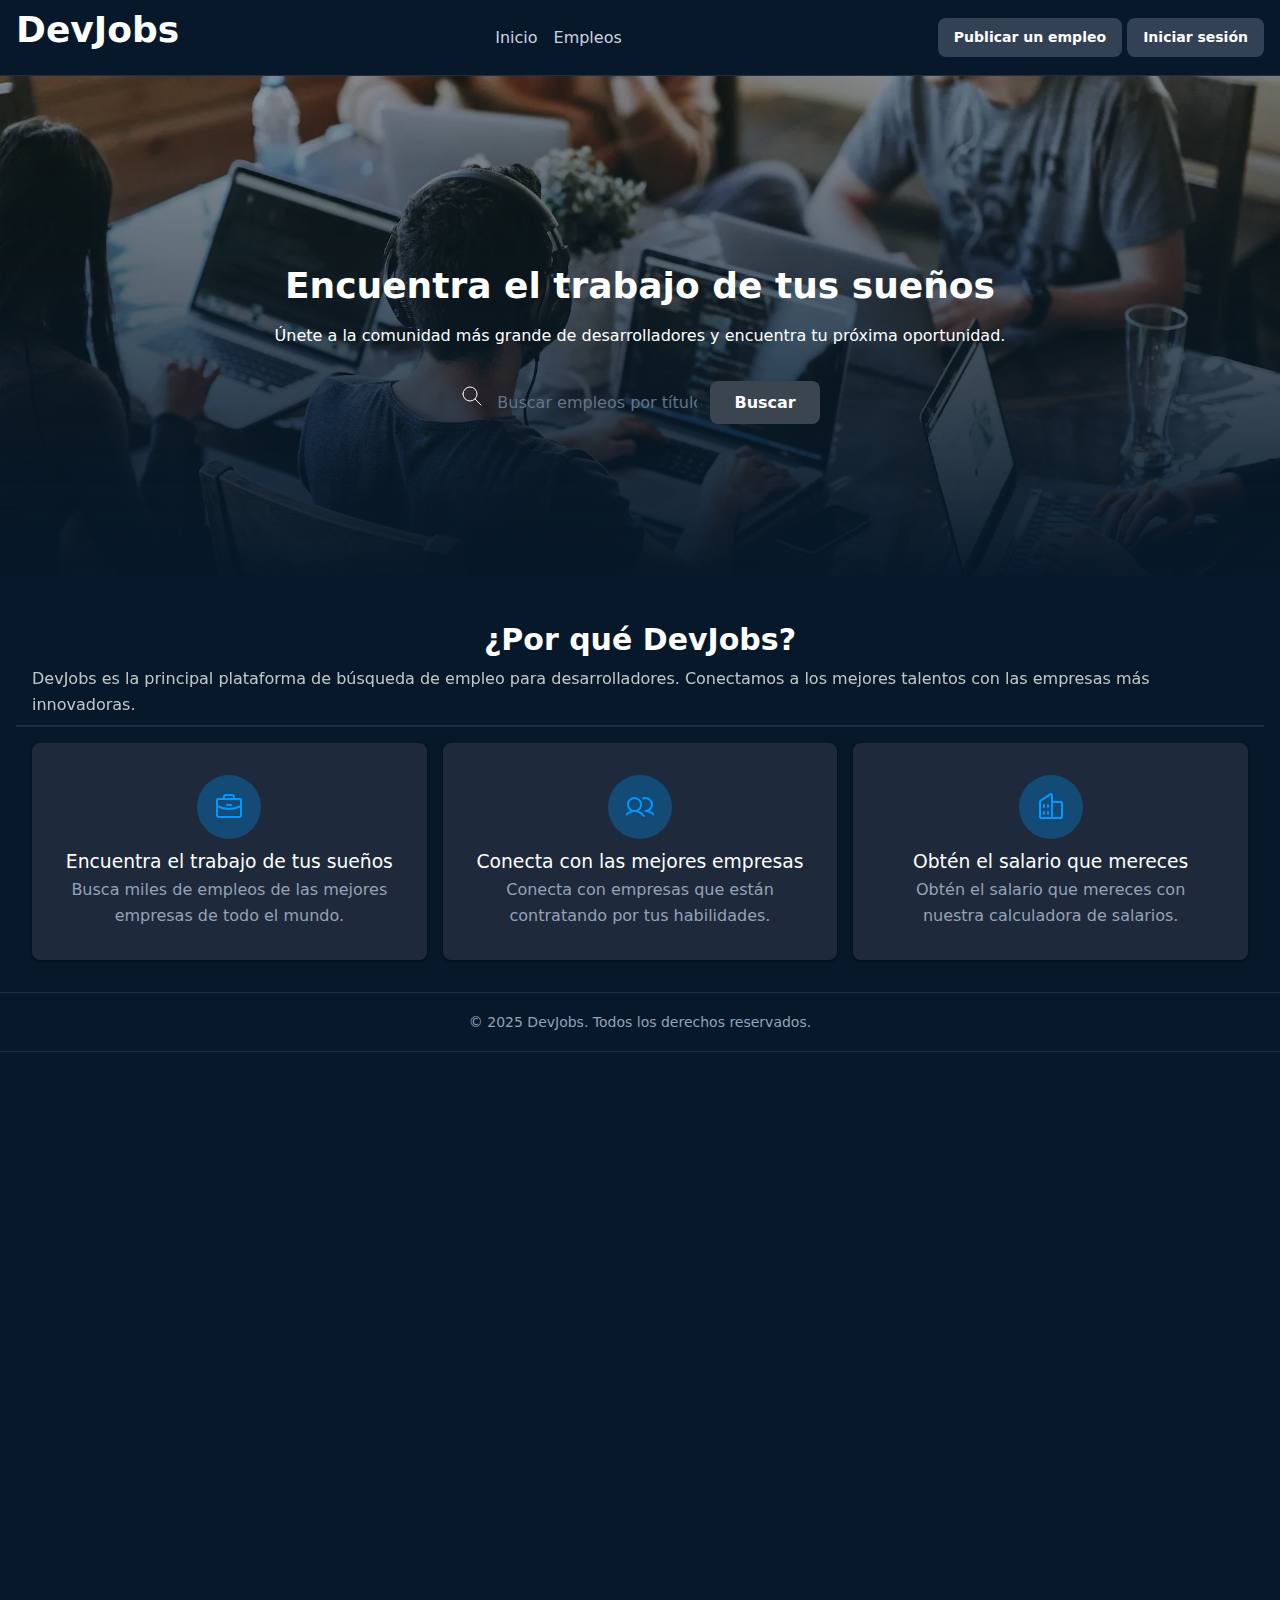
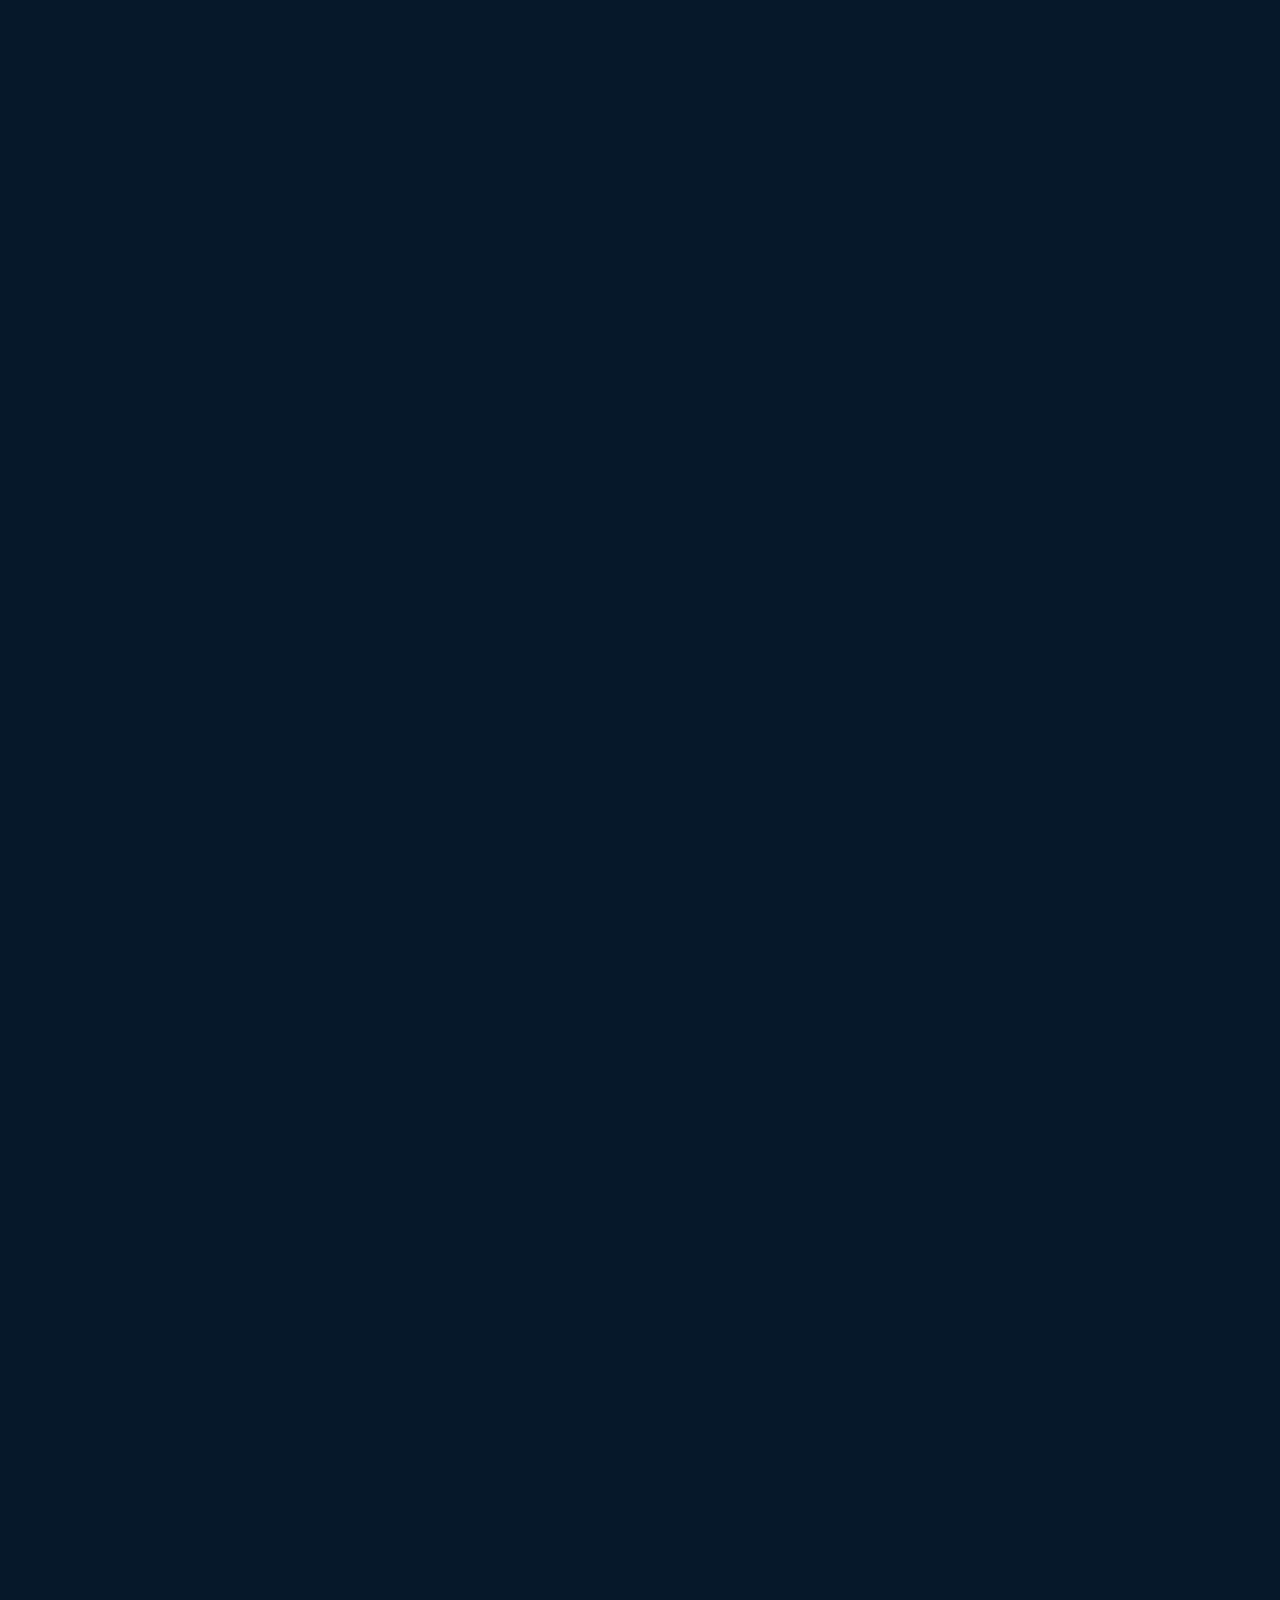
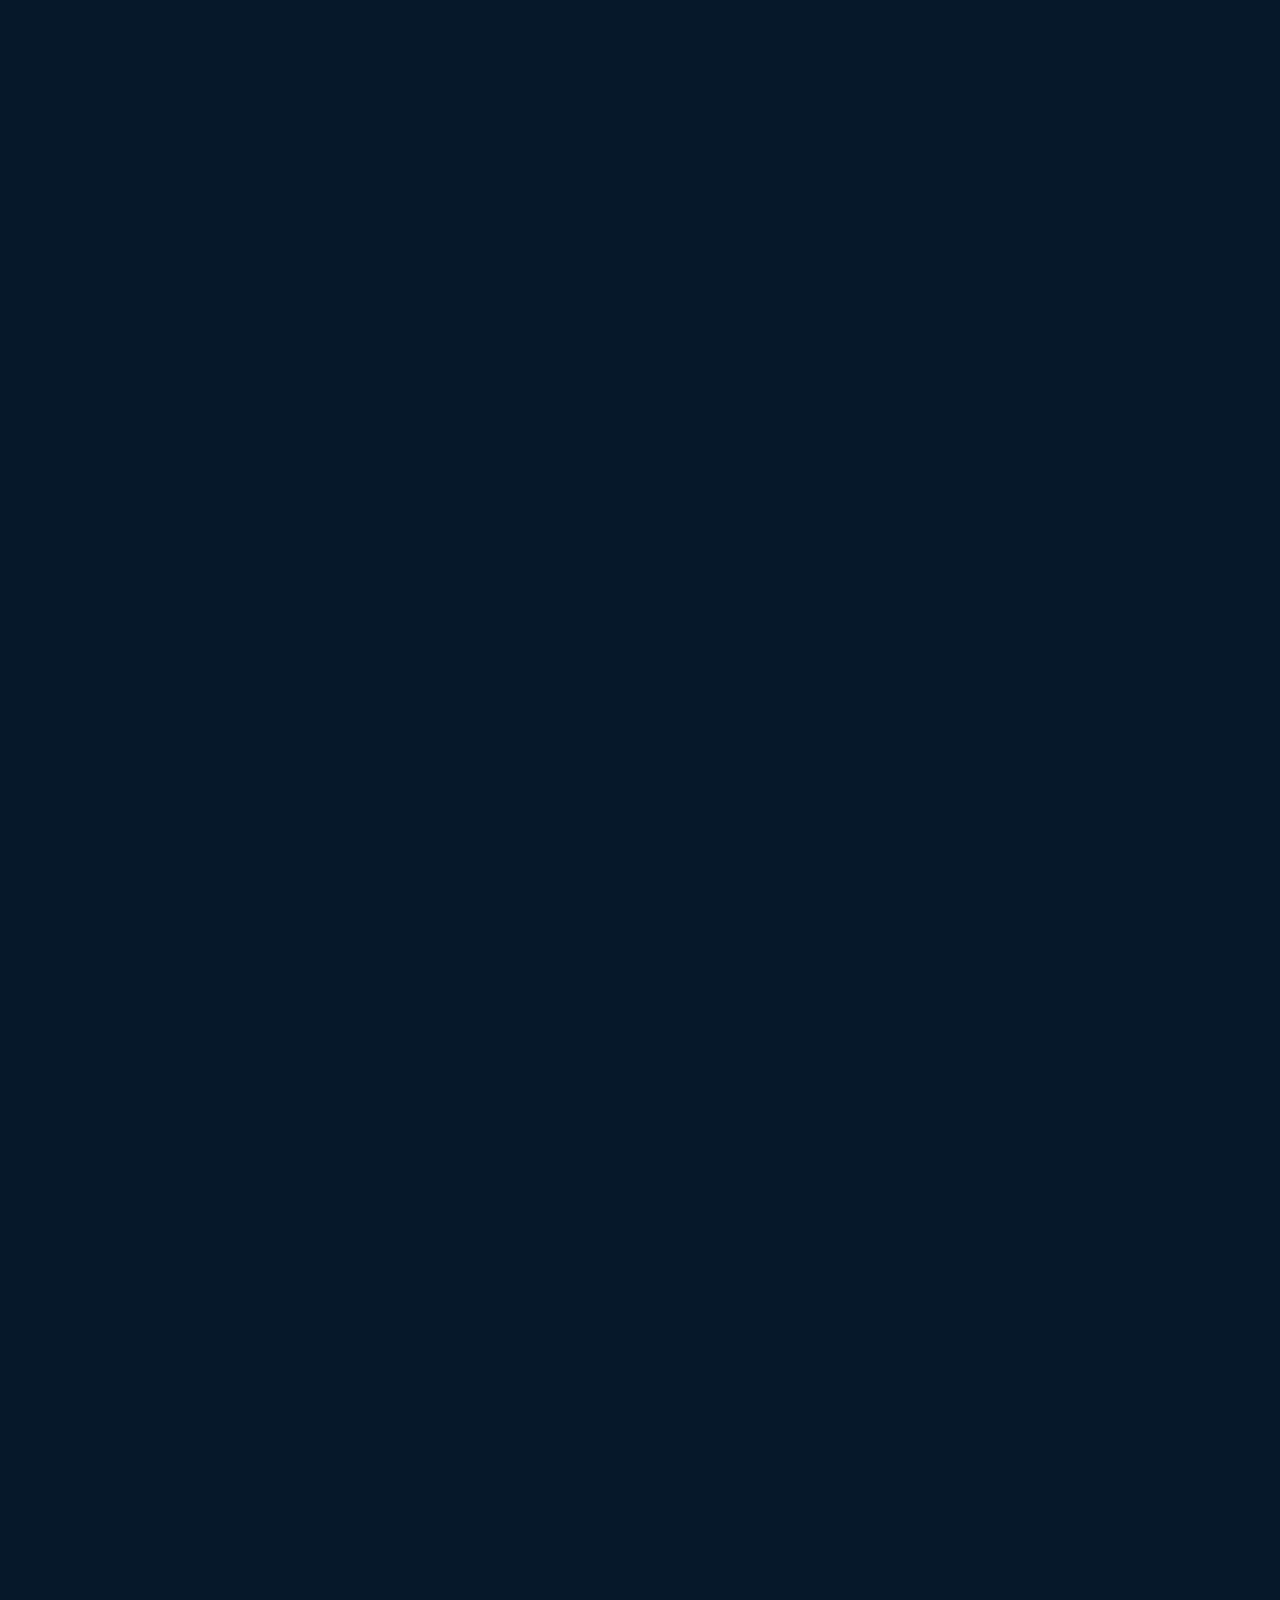
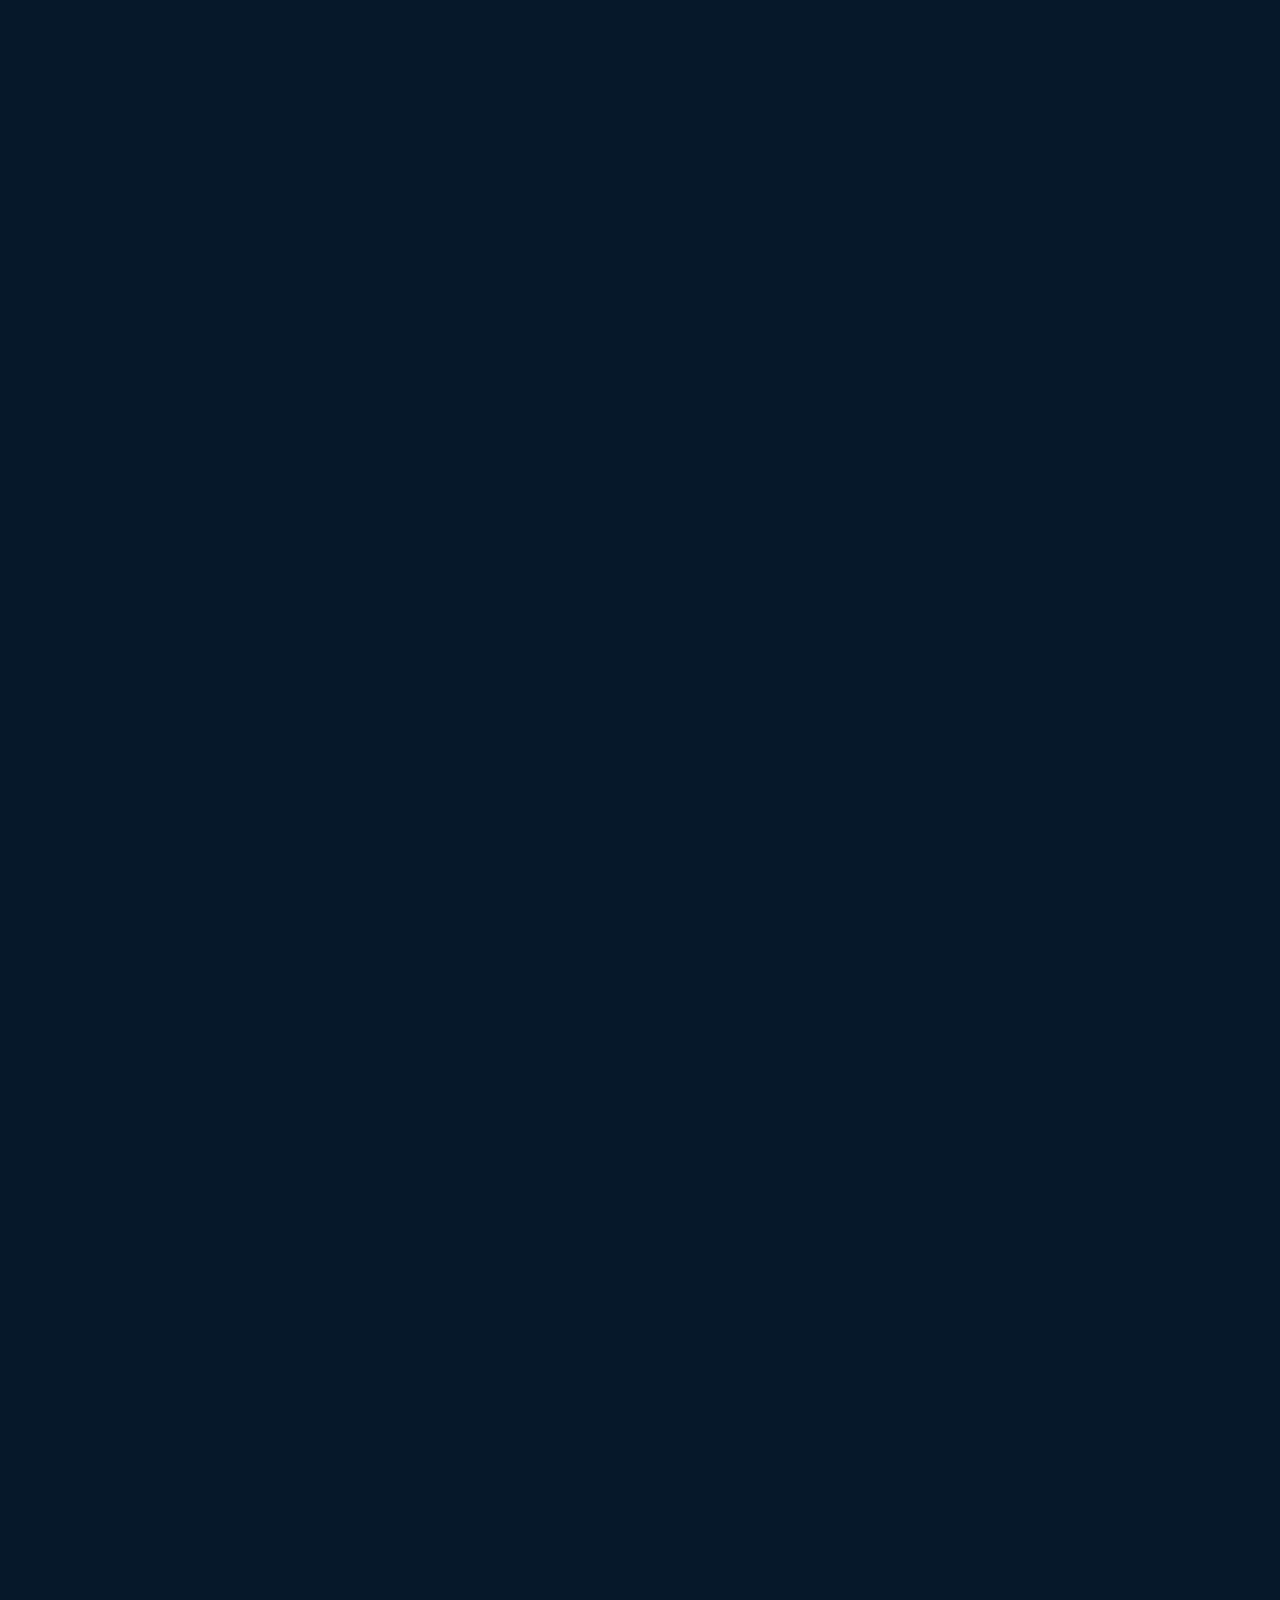
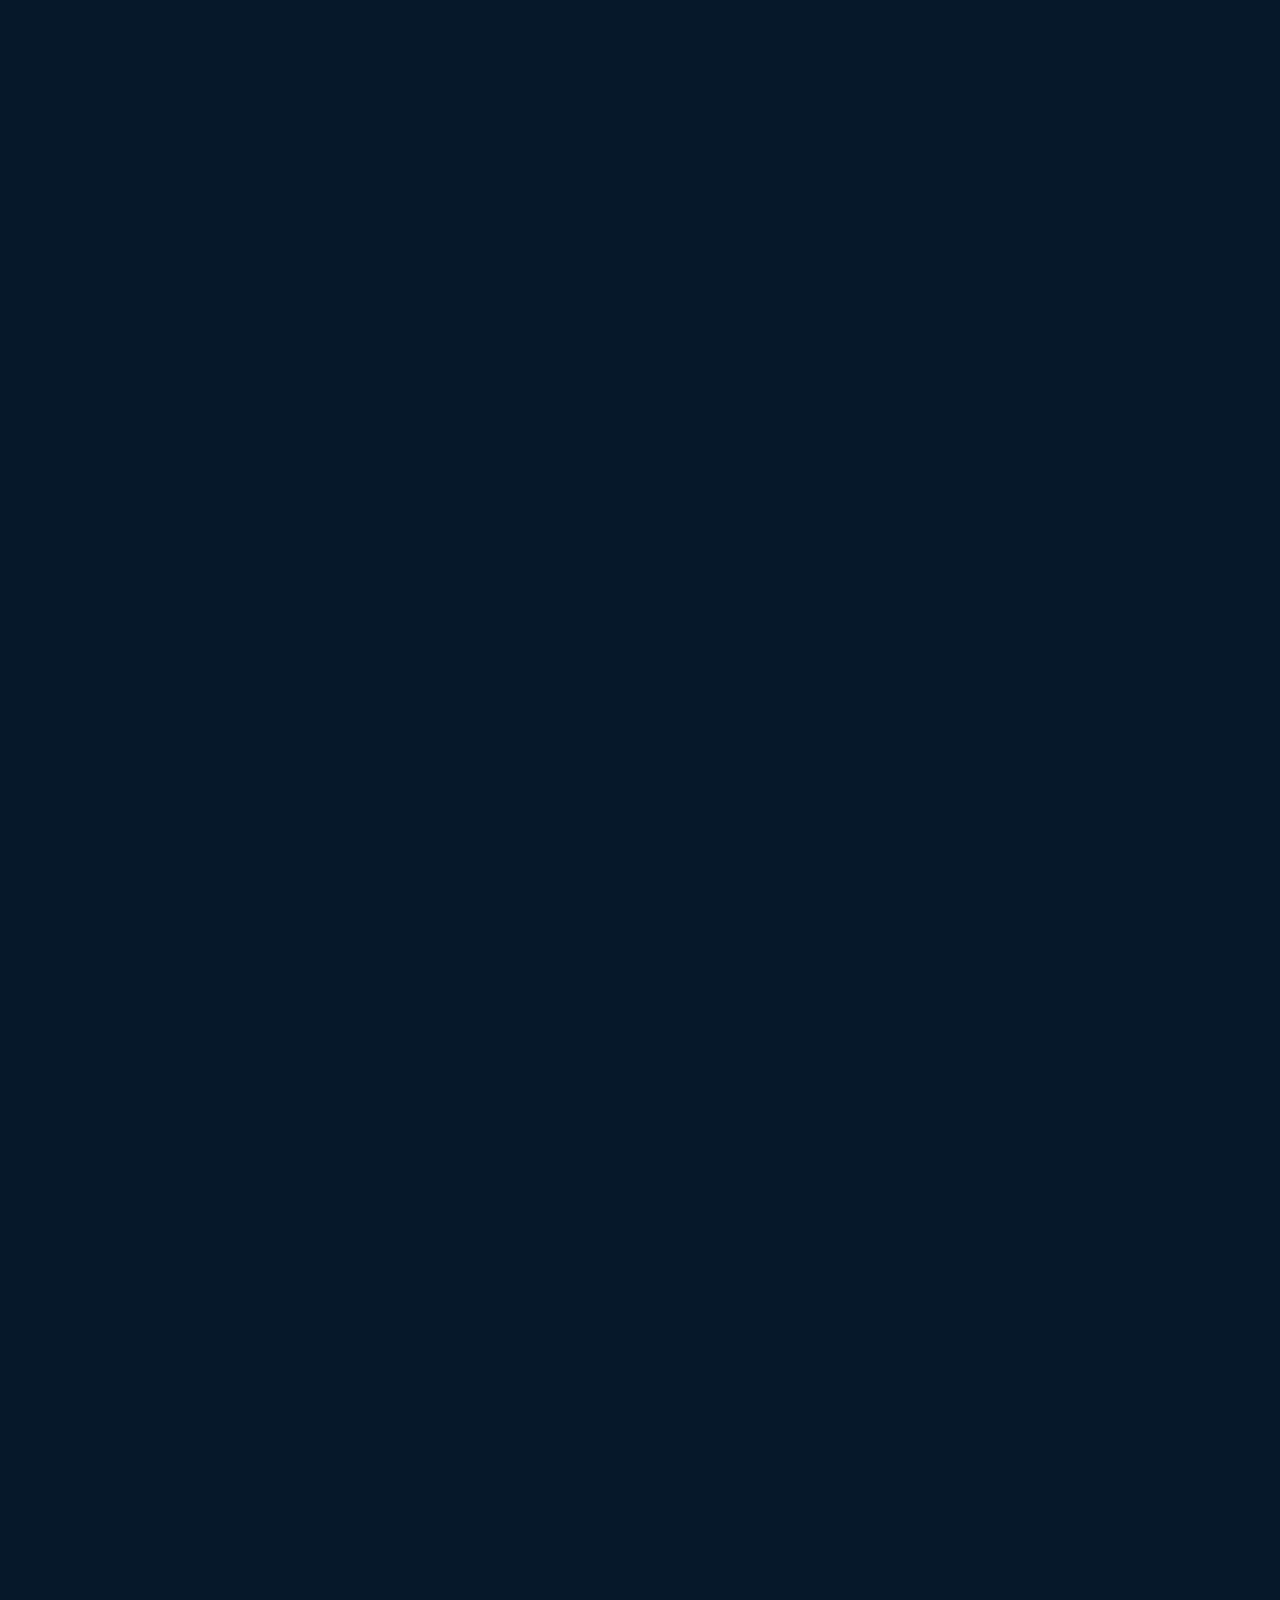
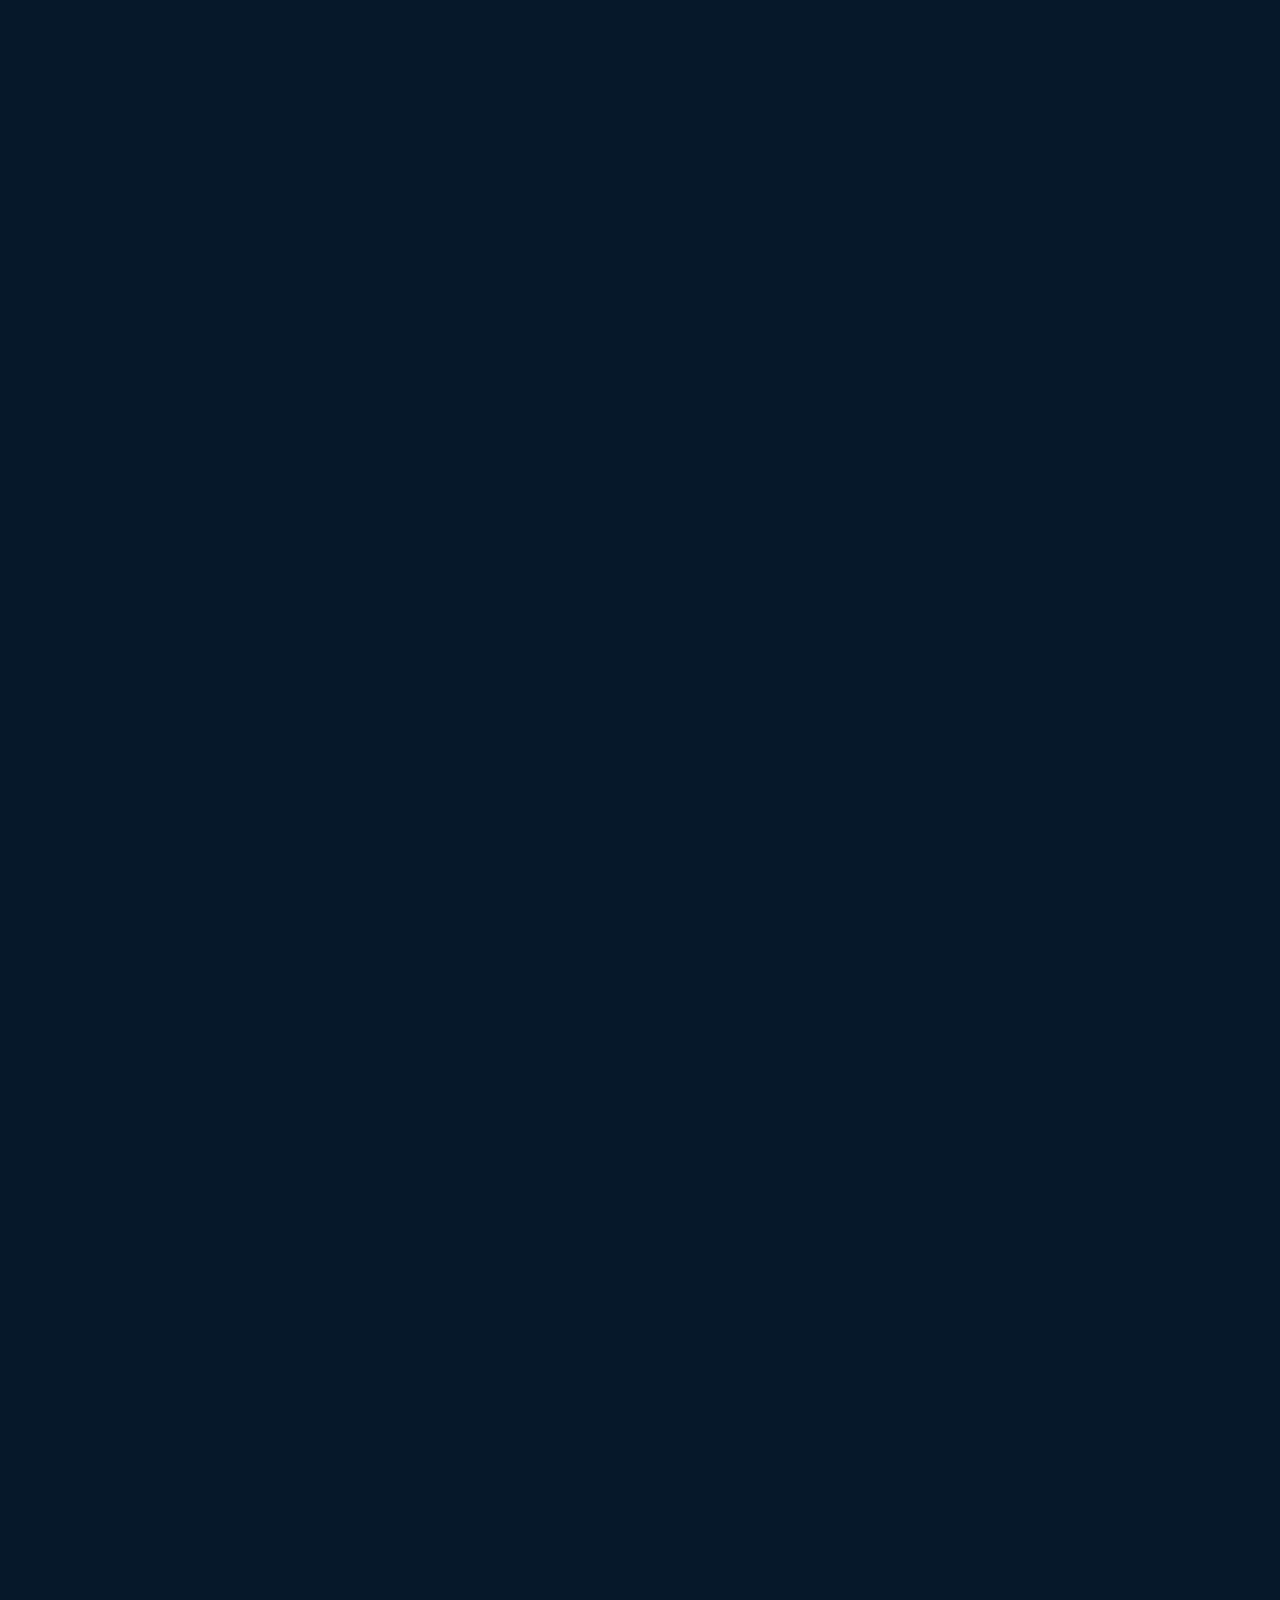
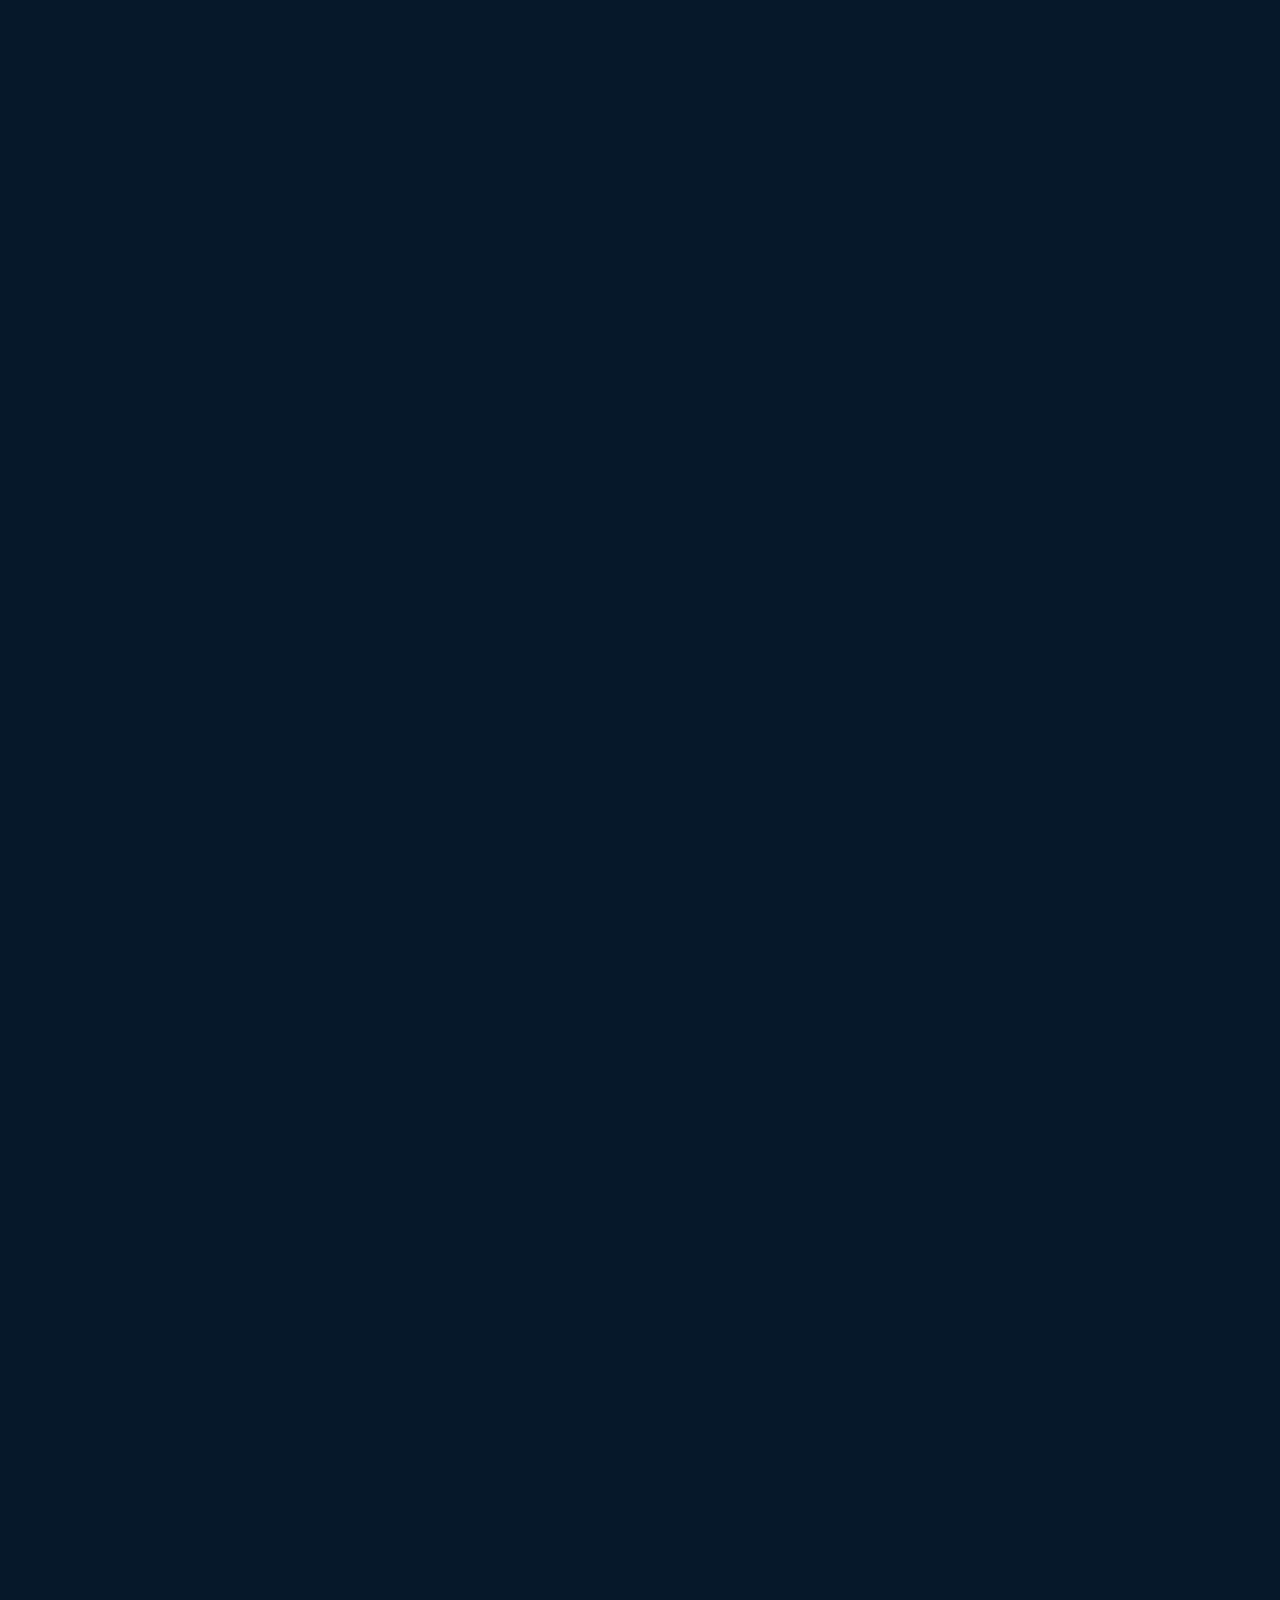
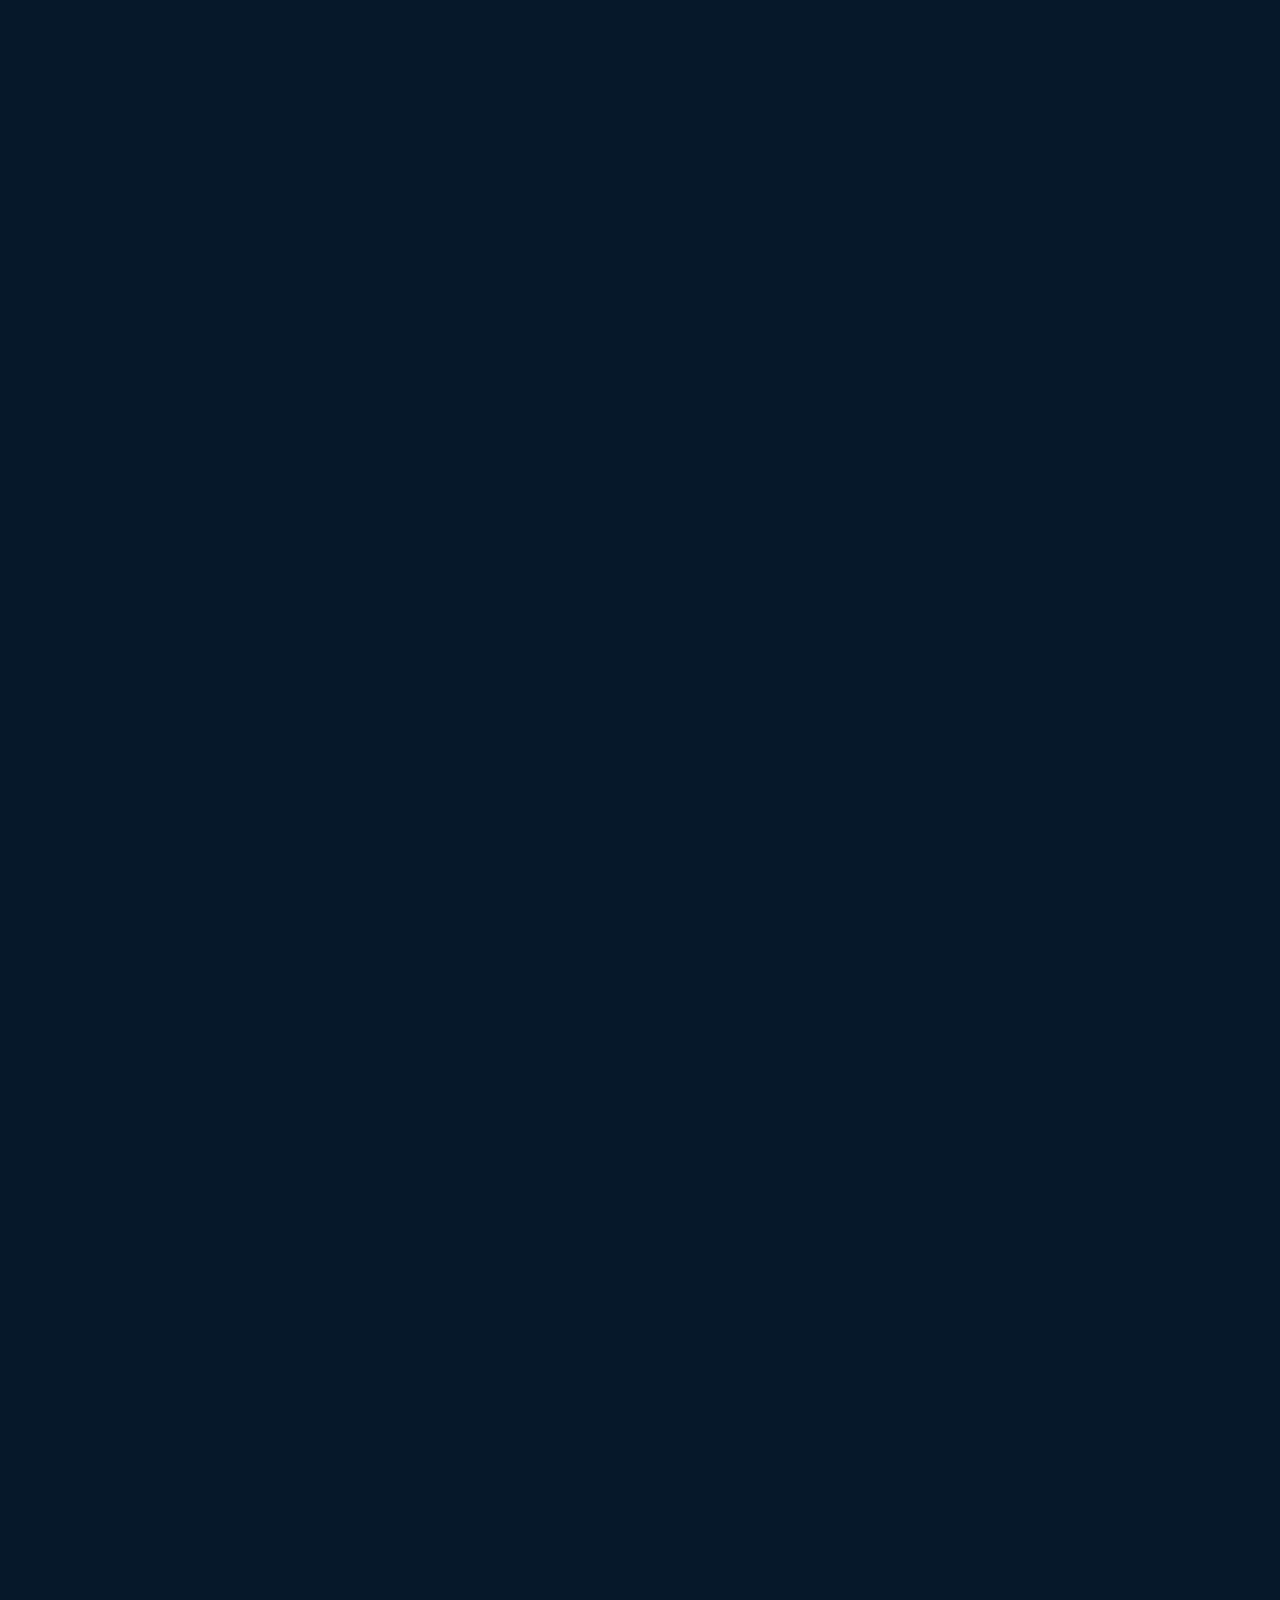
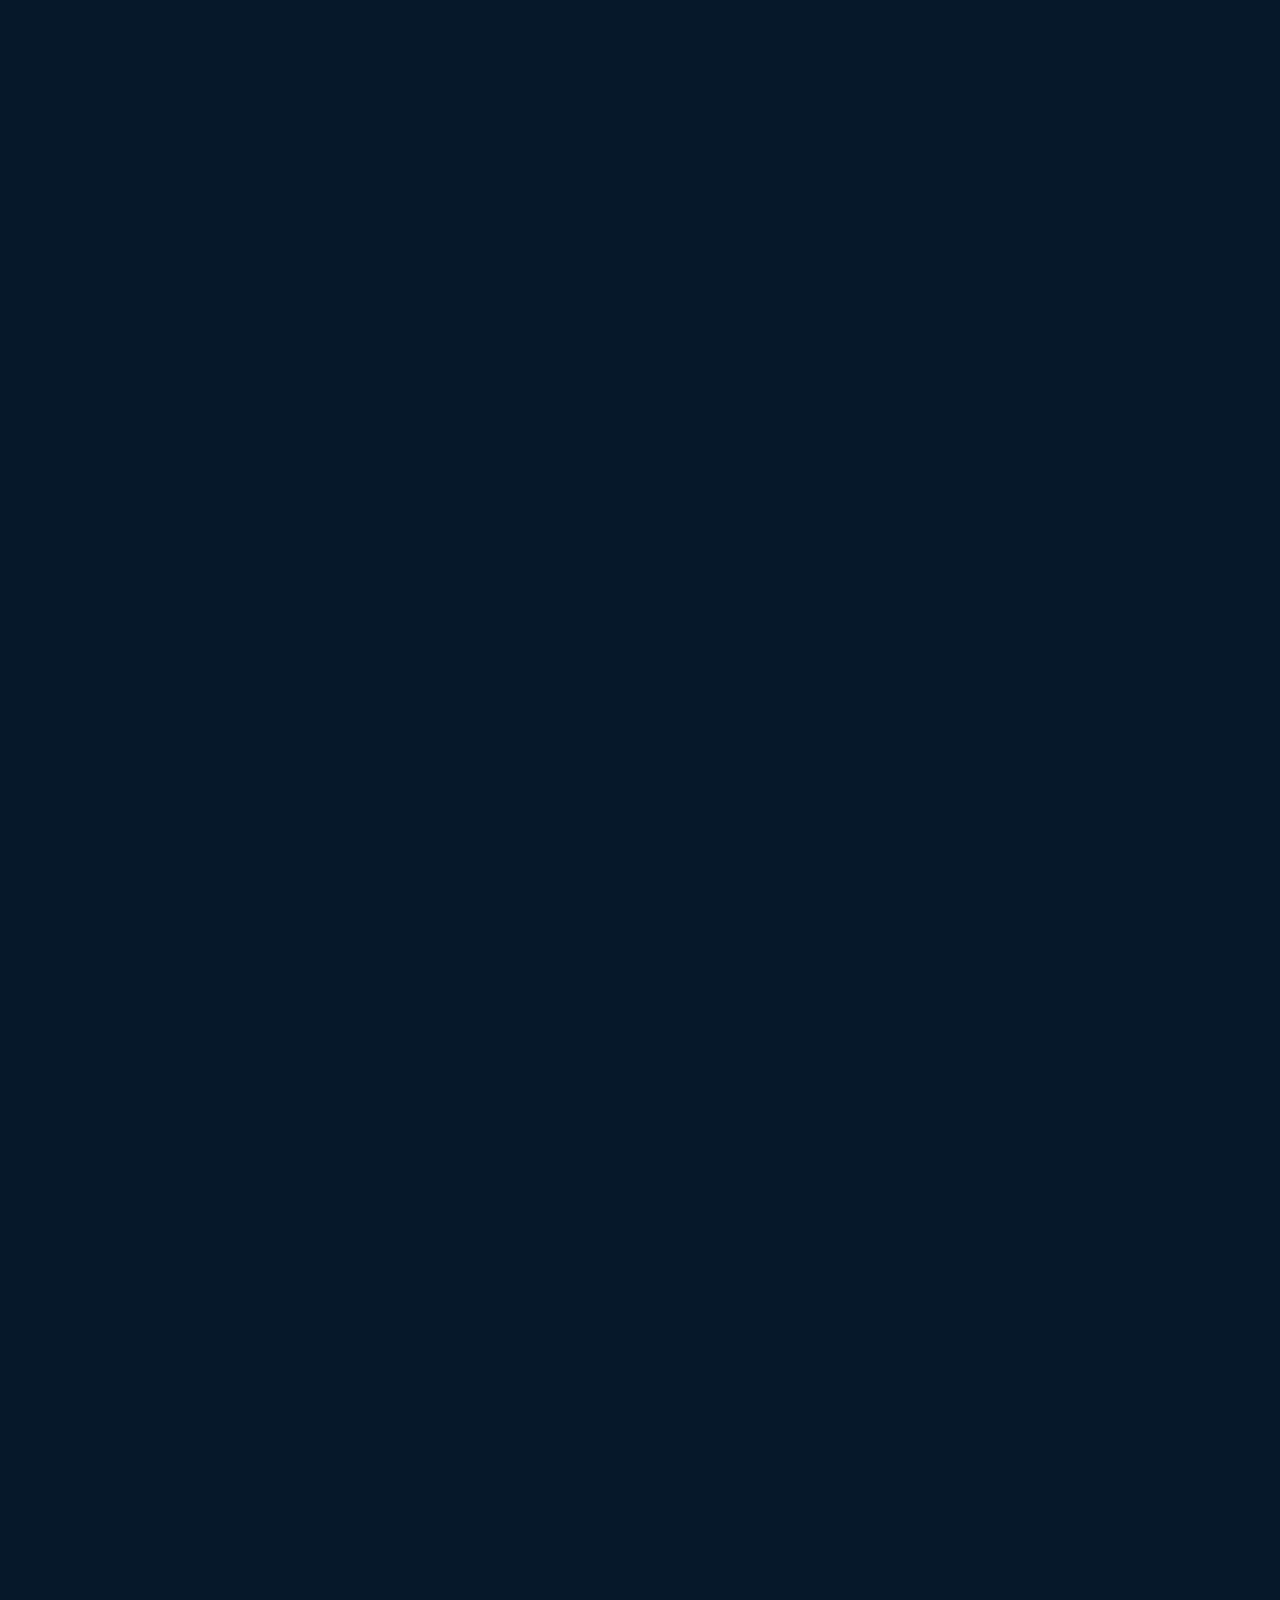
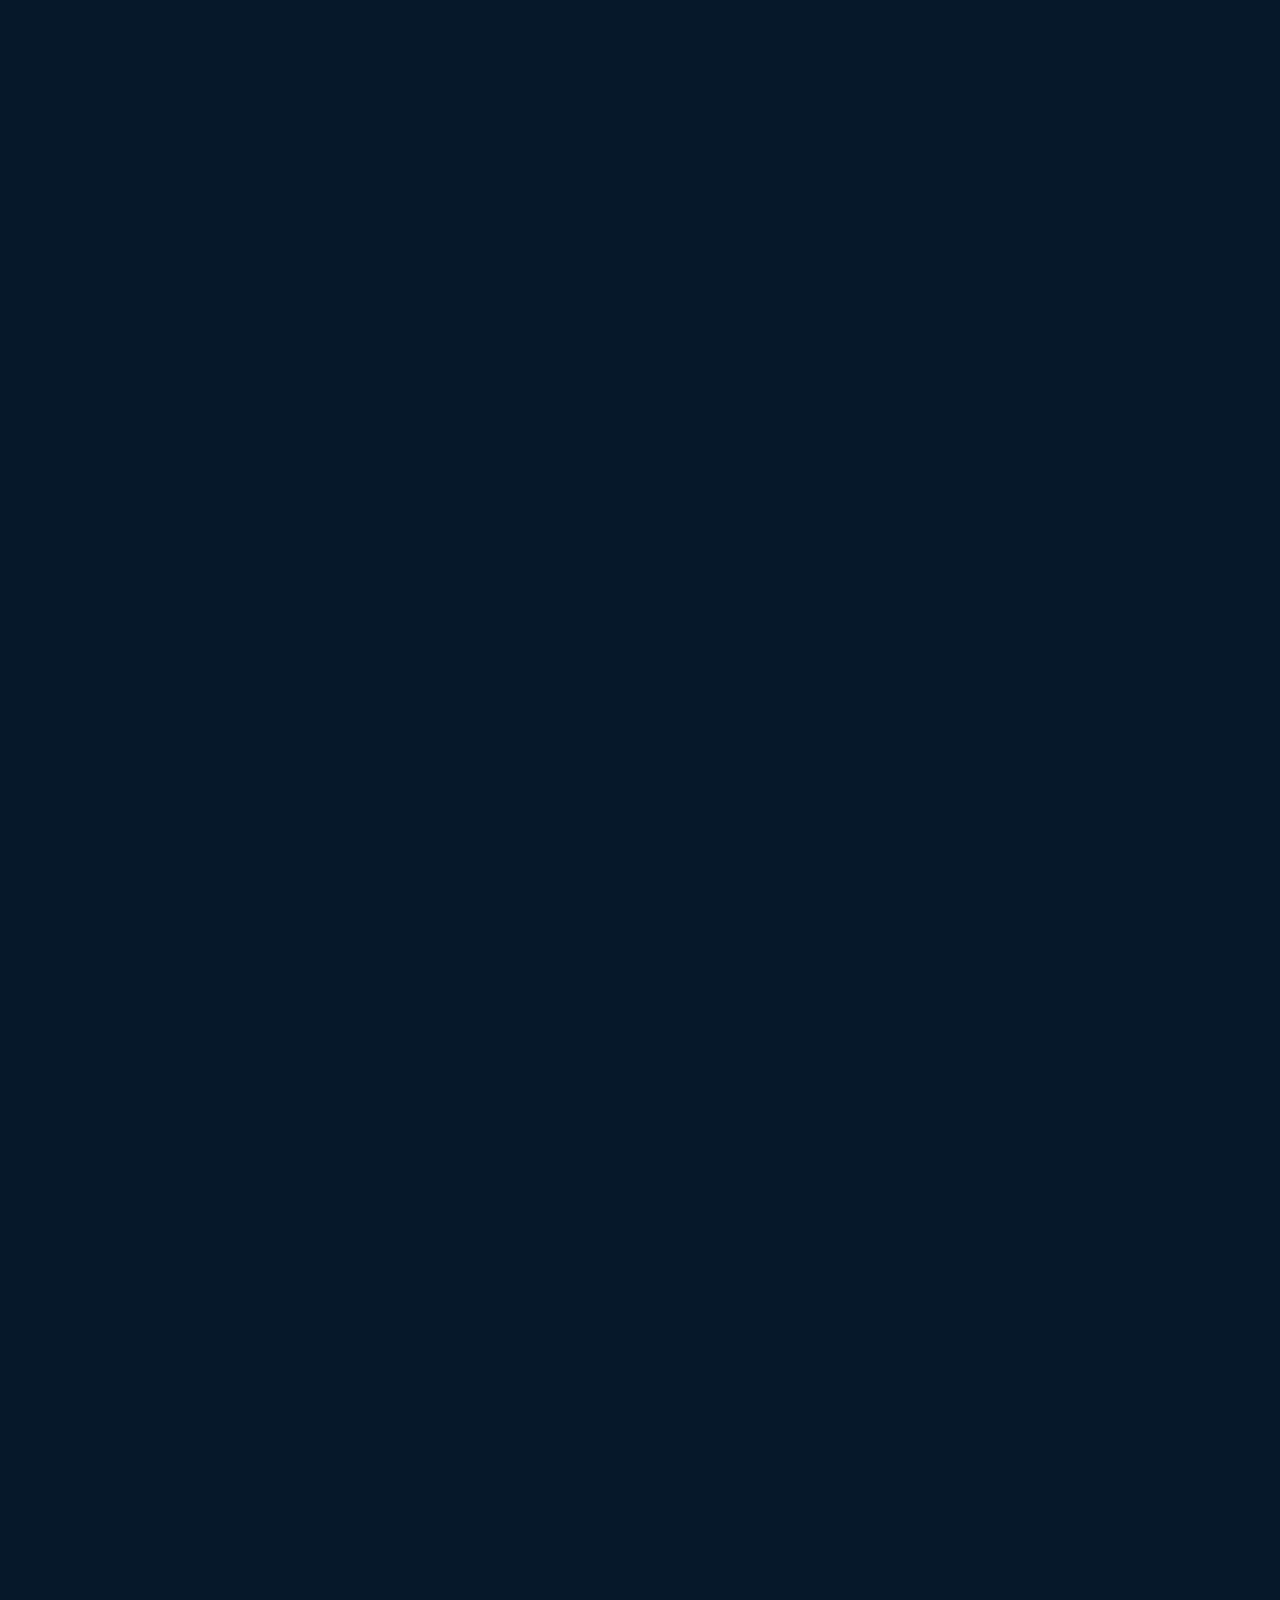
<file: 00-html-css/index.html>
<!DOCTYPE html>
<html lang="es">

<head>
  <title>DevJobs - Inicio</title>
  <meta charset="UTF-8" />
  <meta name="description" content="Encuentra las mejores ofertas de trabajo para desarrolladores en DevJobs.">

  <link rel="stylesheet" href="./styles.css" />
</head>

<body>
  <header>
    <h1>DevJobs</h1>

    <nav>
      <a href="">Inicio</a>
      <a href="">Empleos</a>
    </nav>

    <div>
      <a href="">Publicar un empleo</a>
      <a href="">Iniciar sesión</a>
    </div>
  </header>

  <main>
    <section>
      <img src="./background.webp" width="200" alt='Personas en una oficina' />

      <h1>Encuentra el trabajo de tus sueños</h1>

      <p>Únete a la comunidad más grande de desarrolladores y encuentra tu próxima oportunidad.</p>

      <form role="search">
        <svg xmlns="http://www.w3.org/2000/svg" width="24" height="24" viewBox="0 0 24 24" fill="none"
          stroke="currentColor" stroke-width="1" stroke-linecap="round" stroke-linejoin="round"
          class="icon icon-tabler icons-tabler-outline icon-tabler-search">
          <path stroke="none" d="M0 0h24v24H0z" fill="none" />
          <path d="M10 10m-7 0a7 7 0 1 0 14 0a7 7 0 1 0 -14 0" />
          <path d="M21 21l-6 -6" />
        </svg>

        <input required type="text" placeholder="Buscar empleos por título, habilidad o empresa">

        <button type="submit">Buscar</button>
      </form>
    </section>

    <section>

      <header>
        <h2>¿Por qué DevJobs?</h2>
        <p>DevJobs es la principal plataforma de búsqueda de empleo para desarrolladores. Conectamos a los mejores
          talentos con las empresas más innovadoras.</p>
      </header>

      <footer>
        <article>
          <svg fill="currentColor" height="32" viewBox="0 0 256 256" width="32" xmlns="http://www.w3.org/2000/svg"
            aria-hidden="true">
            <path
              d="M216,56H176V48a24,24,0,0,0-24-24H104A24,24,0,0,0,80,48v8H40A16,16,0,0,0,24,72V200a16,16,0,0,0,16,16H216a16,16,0,0,0,16-16V72A16,16,0,0,0,216,56ZM96,48a8,8,0,0,1,8-8h48a8,8,0,0,1,8,8v8H96ZM216,72v41.61A184,184,0,0,1,128,136a184.07,184.07,0,0,1-88-22.38V72Zm0,128H40V131.64A200.19,200.19,0,0,0,128,152a200.25,200.25,0,0,0,88-20.37V200ZM104,112a8,8,0,0,1,8-8h32a8,8,0,0,1,0,16H112A8,8,0,0,1,104,112Z">
            </path>
          </svg>
          <h3>Encuentra el trabajo de tus sueños</h3>
          <p>Busca miles de empleos de las mejores empresas de todo el mundo.</p>
        </article>

        <article>
          <svg fill="currentColor" height="32" viewBox="0 0 256 256" width="32" xmlns="http://www.w3.org/2000/svg"
            aria-hidden="true">
            <path
              d="M117.25,157.92a60,60,0,1,0-66.5,0A95.83,95.83,0,0,0,3.53,195.63a8,8,0,1,0,13.4,8.74,80,80,0,0,1,134.14,0,8,8,0,0,0,13.4-8.74A95.83,95.83,0,0,0,117.25,157.92ZM40,108a44,44,0,1,1,44,44A44.05,44.05,0,0,1,40,108Zm210.14,98.7a8,8,0,0,1-11.07-2.33A79.83,79.83,0,0,0,172,168a8,8,0,0,1,0-16,44,44,0,1,0-16.34-84.87,8,8,0,1,1-5.94-14.85,60,60,0,0,1,55.53,105.64,95.83,95.83,0,0,1,47.22,37.71A8,8,0,0,1,250.14,206.7Z">
            </path>
          </svg>
          <h3>Conecta con las mejores empresas</h3>
          <p>Conecta con empresas que están contratando por tus habilidades.</p>
        </article>

        <article>
          <svg fill="currentColor" height="32" viewBox="0 0 256 256" width="32" xmlns="http://www.w3.org/2000/svg"
            aria-hidden="true">
            <path
              d="M240,208H224V96a16,16,0,0,0-16-16H144V32a16,16,0,0,0-24.88-13.32L39.12,72A16,16,0,0,0,32,85.34V208H16a8,8,0,0,0,0,16H240a8,8,0,0,0,0-16ZM208,96V208H144V96ZM48,85.34,128,32V208H48ZM112,112v16a8,8,0,0,1-16,0V112a8,8,0,1,1,16,0Zm-32,0v16a8,8,0,0,1-16,0V112a8,8,0,1,1,16,0Zm0,56v16a8,8,0,0,1-16,0V168a8,8,0,0,1,16,0Zm32,0v16a8,8,0,0,1-16,0V168a8,8,0,0,1,16,0Z">
            </path>
          </svg>
          <h3>Obtén el salario que mereces</h3>
          <p>Obtén el salario que mereces con nuestra calculadora de salarios.</p>
        </article>
      </footer>

    </section>
  </main>

  <footer>
    <small>&copy; 2025 DevJobs. Todos los derechos reservados.</small>
  </footer>












  <footer style="padding-bottom: 100000px">

  </footer>
</body>

</html>
</file>
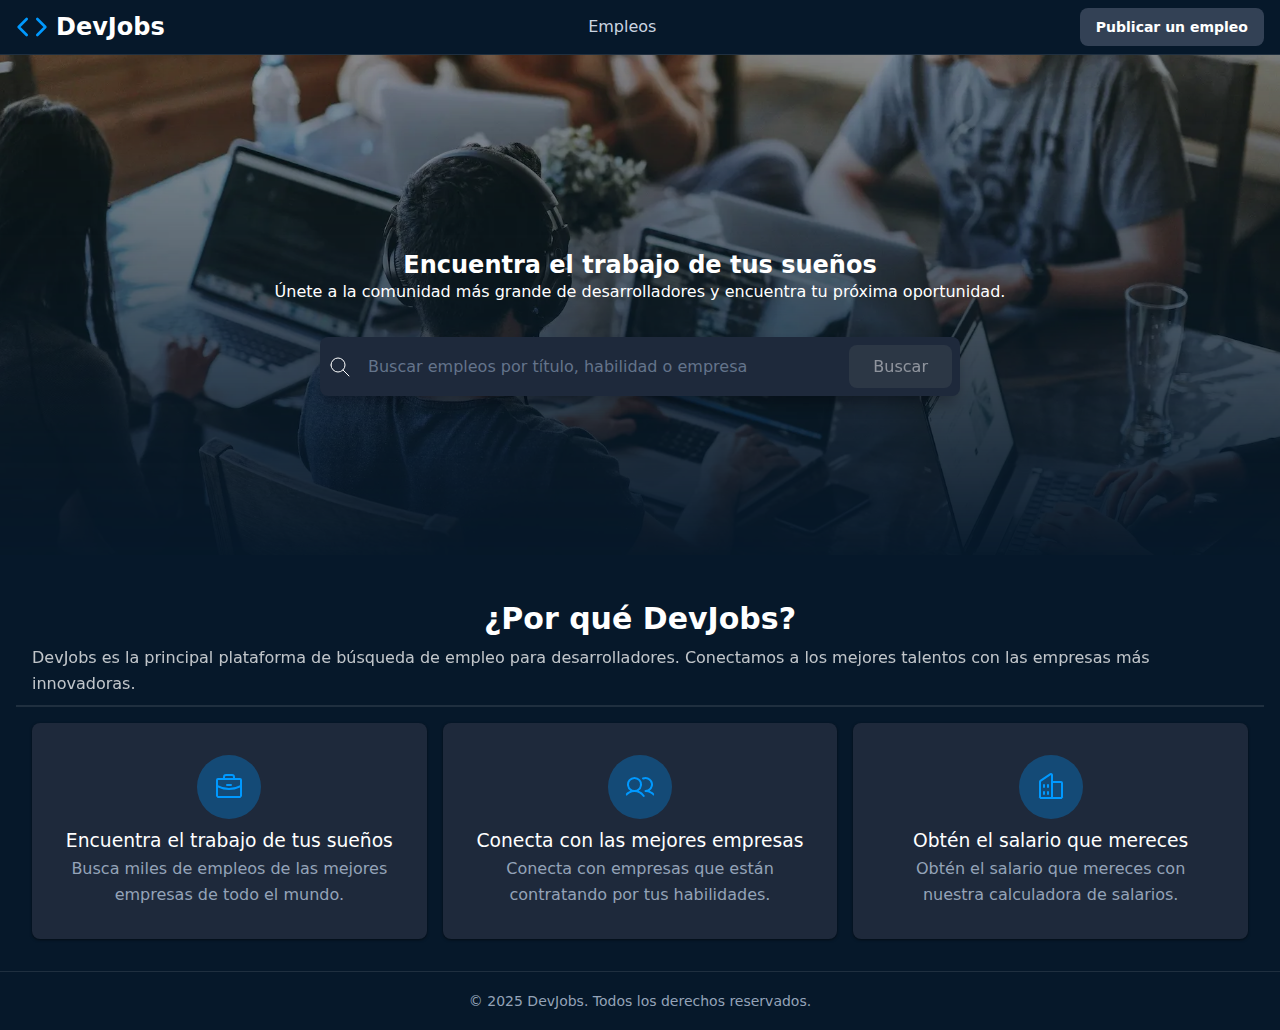
<file: 01-javascript/index.html>
<!DOCTYPE html>
<html lang="es">

<head>
  <title>DevJobs - Inicio</title>
  <meta charset="UTF-8" />
  <meta name="description" content="Encuentra las mejores ofertas de trabajo para desarrolladores en DevJobs.">

  <link rel="stylesheet" href="./styles.css" />
</head>

<body>
  <header>
    <h1>
      <svg fill="none" stroke="currentColor" stroke-linecap="round" stroke-linejoin="round" stroke-width="2"
        viewBox="0 0 24 24" xmlns="http://www.w3.org/2000/svg">
        <polyline points="16 18 22 12 16 6"></polyline>
        <polyline points="8 6 2 12 8 18"></polyline>
      </svg>
      DevJobs
    </h1>

    <nav>
      <!-- <a href="">
        Inicio
      </a> -->
      <a href="empleos.html">Empleos</a>
    </nav>

    <div>
      <a href="">Publicar un empleo</a>
      <!-- <a href="">Iniciar sesión</a> -->
    </div>
  </header>

  <main>
    <section>
      <img src="./background.webp" width="200" />

      <h1>Encuentra el trabajo de tus sueños</h1>

      <p>Únete a la comunidad más grande de desarrolladores y encuentra tu próxima oportunidad.</p>

      <form role="search">
        <div>
          <svg xmlns="http://www.w3.org/2000/svg" width="24" height="24" viewBox="0 0 24 24" fill="none"
            stroke="currentColor" stroke-width="1" stroke-linecap="round" stroke-linejoin="round"
            class="icon icon-tabler icons-tabler-outline icon-tabler-search">
            <path stroke="none" d="M0 0h24v24H0z" fill="none" />
            <path d="M10 10m-7 0a7 7 0 1 0 14 0a7 7 0 1 0 -14 0" />
            <path d="M21 21l-6 -6" />
          </svg>

          <input required type="text" placeholder="Buscar empleos por título, habilidad o empresa">

          <button disabled type="submit">Buscar</button>
        </div>
      </form>
    </section>

    <section>

      <header>
        <h2>¿Por qué DevJobs?</h2>
        <p>DevJobs es la principal plataforma de búsqueda de empleo para desarrolladores. Conectamos a los mejores
          talentos con las empresas más innovadoras.</p>
      </header>

      <footer>
        <article>
          <svg fill="currentColor" height="32" viewBox="0 0 256 256" width="32" xmlns="http://www.w3.org/2000/svg"
            aria-hidden="true">
            <path
              d="M216,56H176V48a24,24,0,0,0-24-24H104A24,24,0,0,0,80,48v8H40A16,16,0,0,0,24,72V200a16,16,0,0,0,16,16H216a16,16,0,0,0,16-16V72A16,16,0,0,0,216,56ZM96,48a8,8,0,0,1,8-8h48a8,8,0,0,1,8,8v8H96ZM216,72v41.61A184,184,0,0,1,128,136a184.07,184.07,0,0,1-88-22.38V72Zm0,128H40V131.64A200.19,200.19,0,0,0,128,152a200.25,200.25,0,0,0,88-20.37V200ZM104,112a8,8,0,0,1,8-8h32a8,8,0,0,1,0,16H112A8,8,0,0,1,104,112Z">
            </path>
          </svg>
          <h3>Encuentra el trabajo de tus sueños</h3>
          <p>Busca miles de empleos de las mejores empresas de todo el mundo.</p>
        </article>

        <article>
          <svg fill="currentColor" height="32" viewBox="0 0 256 256" width="32" xmlns="http://www.w3.org/2000/svg"
            aria-hidden="true">
            <path
              d="M117.25,157.92a60,60,0,1,0-66.5,0A95.83,95.83,0,0,0,3.53,195.63a8,8,0,1,0,13.4,8.74,80,80,0,0,1,134.14,0,8,8,0,0,0,13.4-8.74A95.83,95.83,0,0,0,117.25,157.92ZM40,108a44,44,0,1,1,44,44A44.05,44.05,0,0,1,40,108Zm210.14,98.7a8,8,0,0,1-11.07-2.33A79.83,79.83,0,0,0,172,168a8,8,0,0,1,0-16,44,44,0,1,0-16.34-84.87,8,8,0,1,1-5.94-14.85,60,60,0,0,1,55.53,105.64,95.83,95.83,0,0,1,47.22,37.71A8,8,0,0,1,250.14,206.7Z">
            </path>
          </svg>
          <h3>Conecta con las mejores empresas</h3>
          <p>Conecta con empresas que están contratando por tus habilidades.</p>
        </article>

        <article>
          <svg fill="currentColor" height="32" viewBox="0 0 256 256" width="32" xmlns="http://www.w3.org/2000/svg"
            aria-hidden="true">
            <path
              d="M240,208H224V96a16,16,0,0,0-16-16H144V32a16,16,0,0,0-24.88-13.32L39.12,72A16,16,0,0,0,32,85.34V208H16a8,8,0,0,0,0,16H240a8,8,0,0,0,0-16ZM208,96V208H144V96ZM48,85.34,128,32V208H48ZM112,112v16a8,8,0,0,1-16,0V112a8,8,0,1,1,16,0Zm-32,0v16a8,8,0,0,1-16,0V112a8,8,0,1,1,16,0Zm0,56v16a8,8,0,0,1-16,0V168a8,8,0,0,1,16,0Zm32,0v16a8,8,0,0,1-16,0V168a8,8,0,0,1,16,0Z">
            </path>
          </svg>
          <h3>Obtén el salario que mereces</h3>
          <p>Obtén el salario que mereces con nuestra calculadora de salarios.</p>
        </article>
      </footer>

    </section>
  </main>

  <footer>
    <small>&copy; 2025 DevJobs. Todos los derechos reservados.</small>
  </footer>

</body>

</html>
</file>
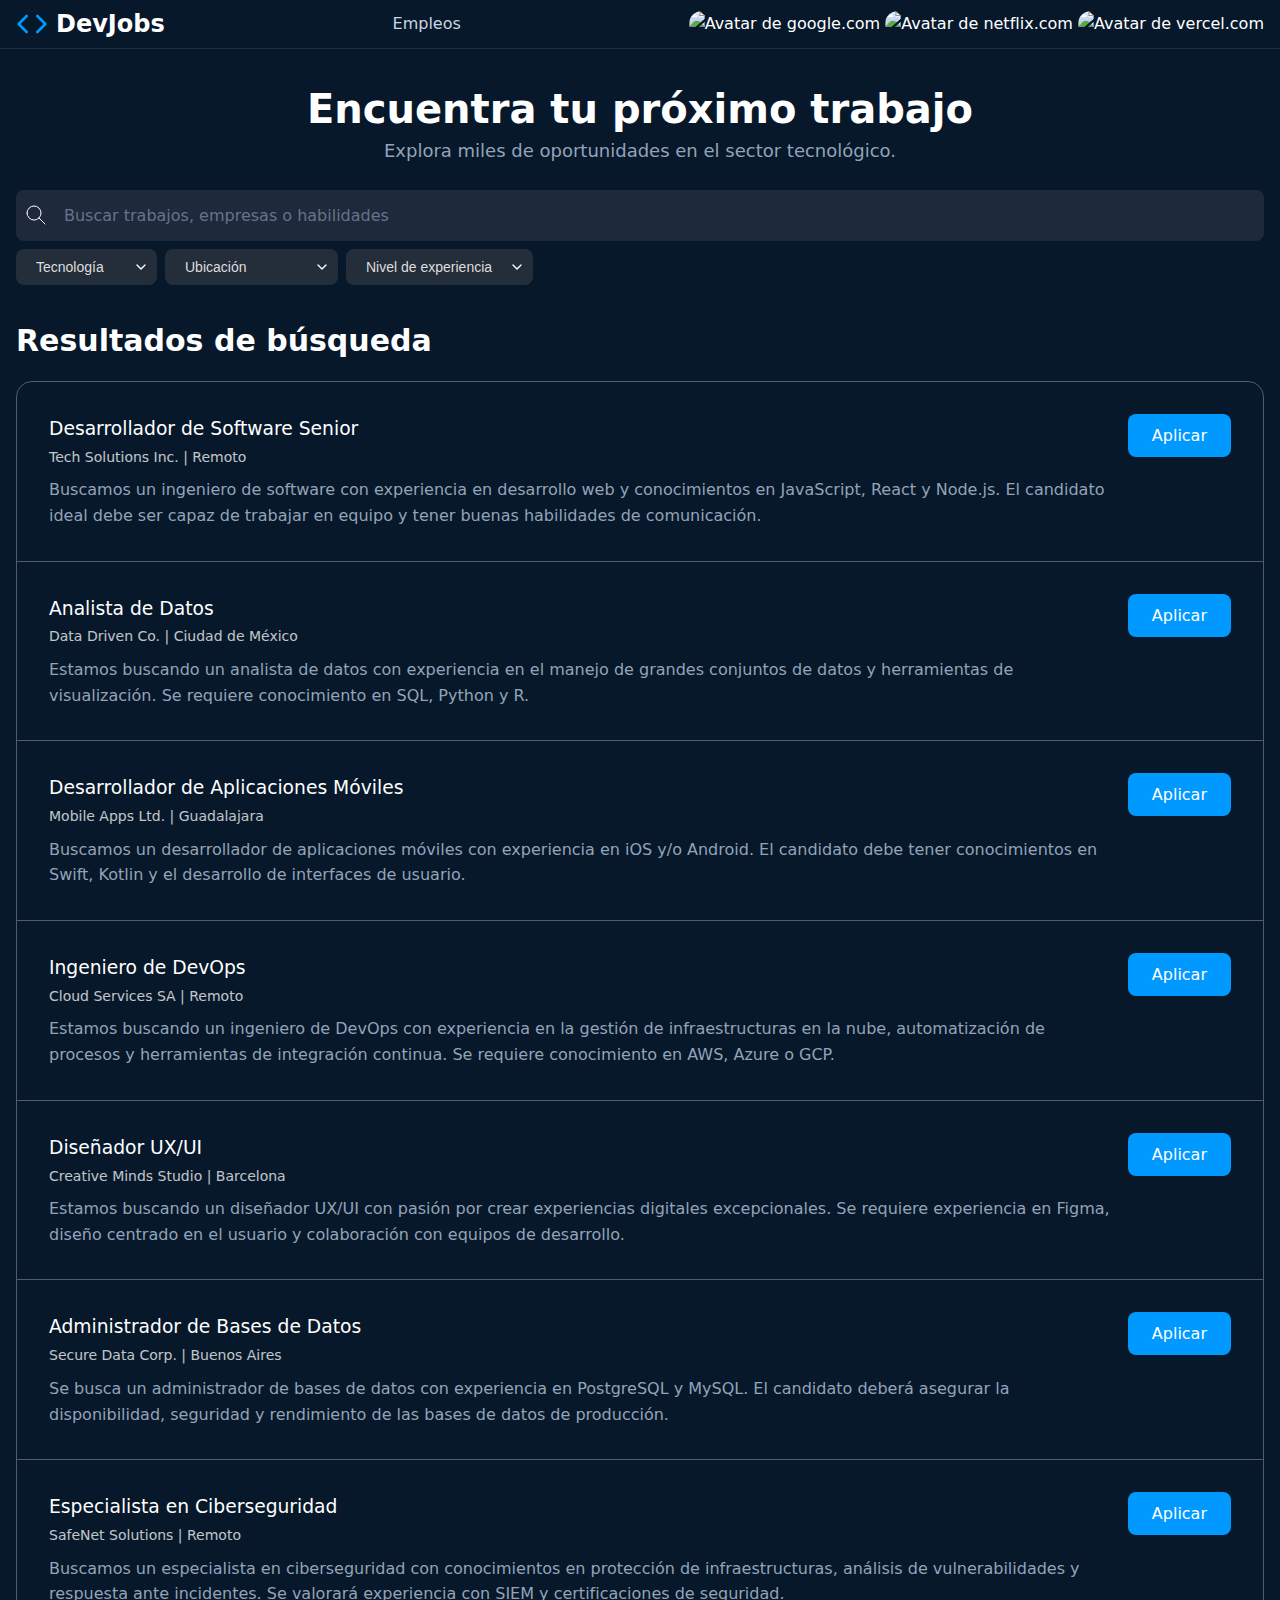
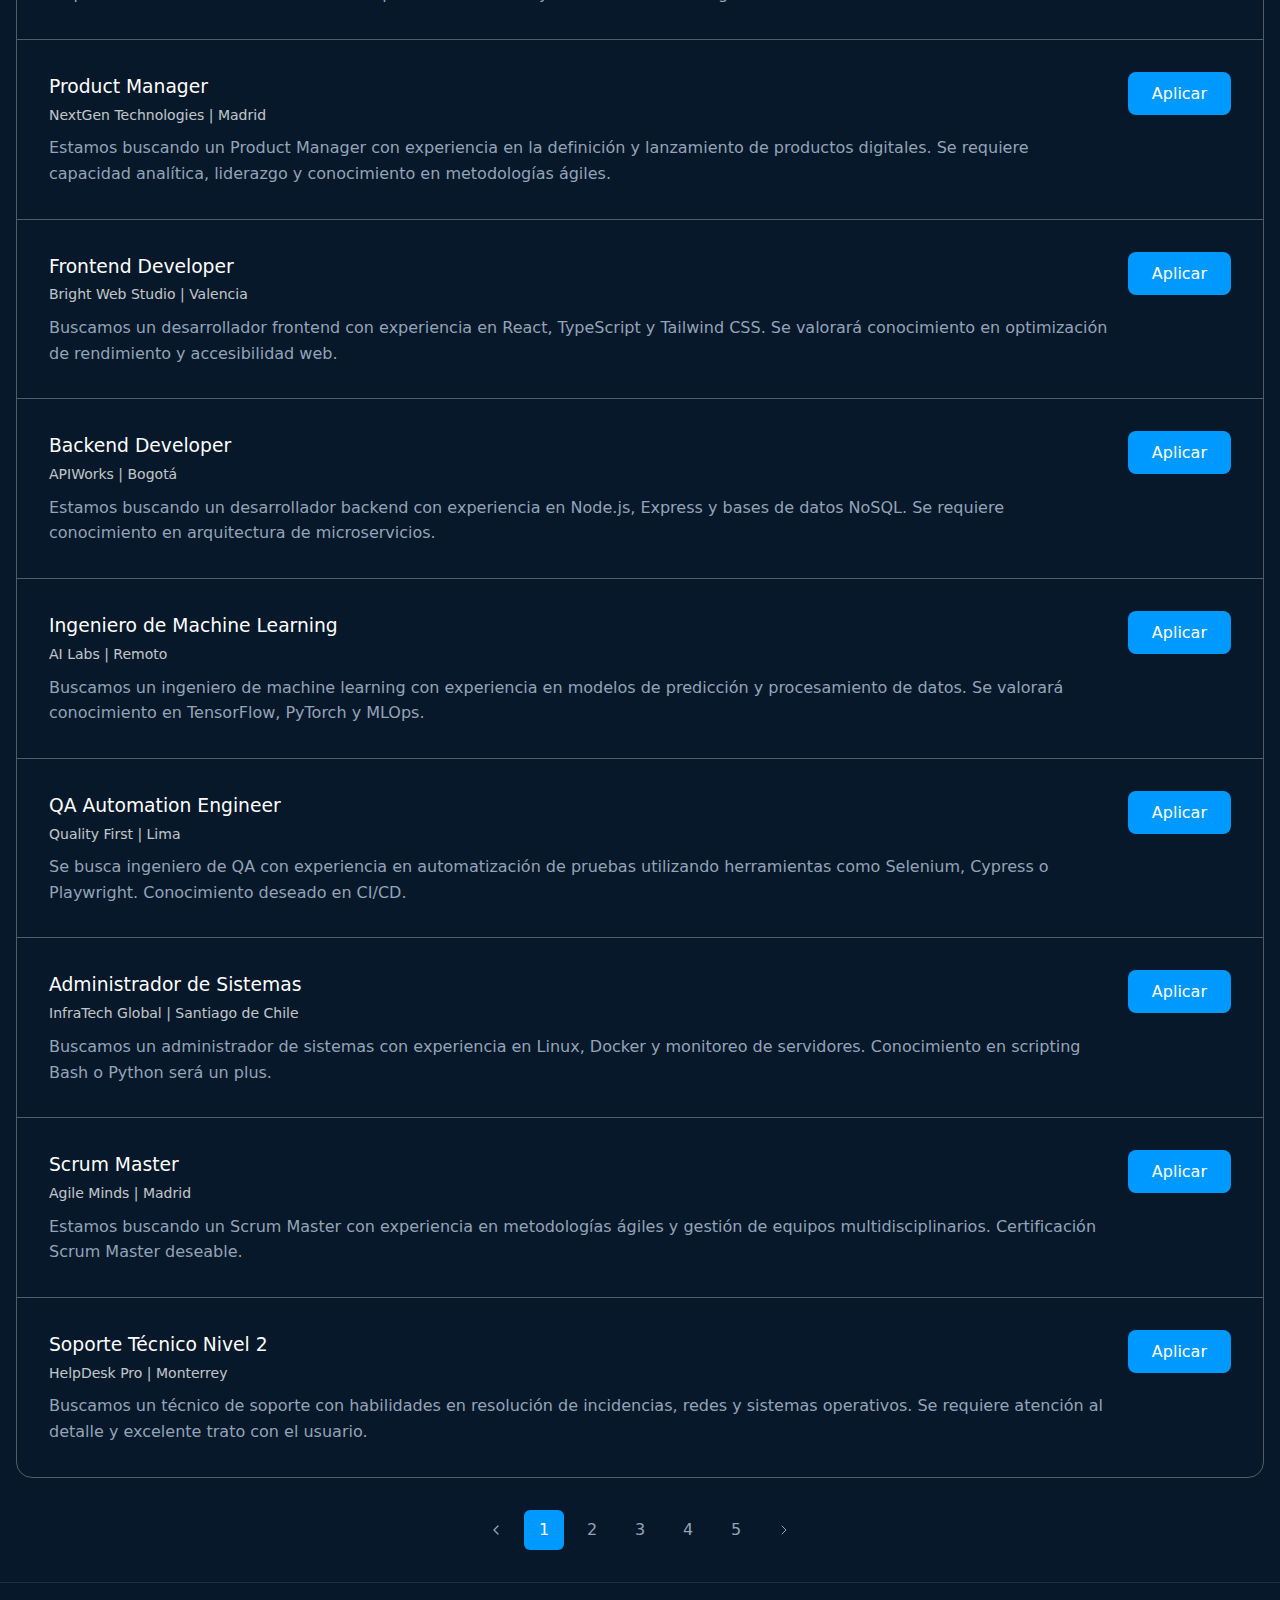
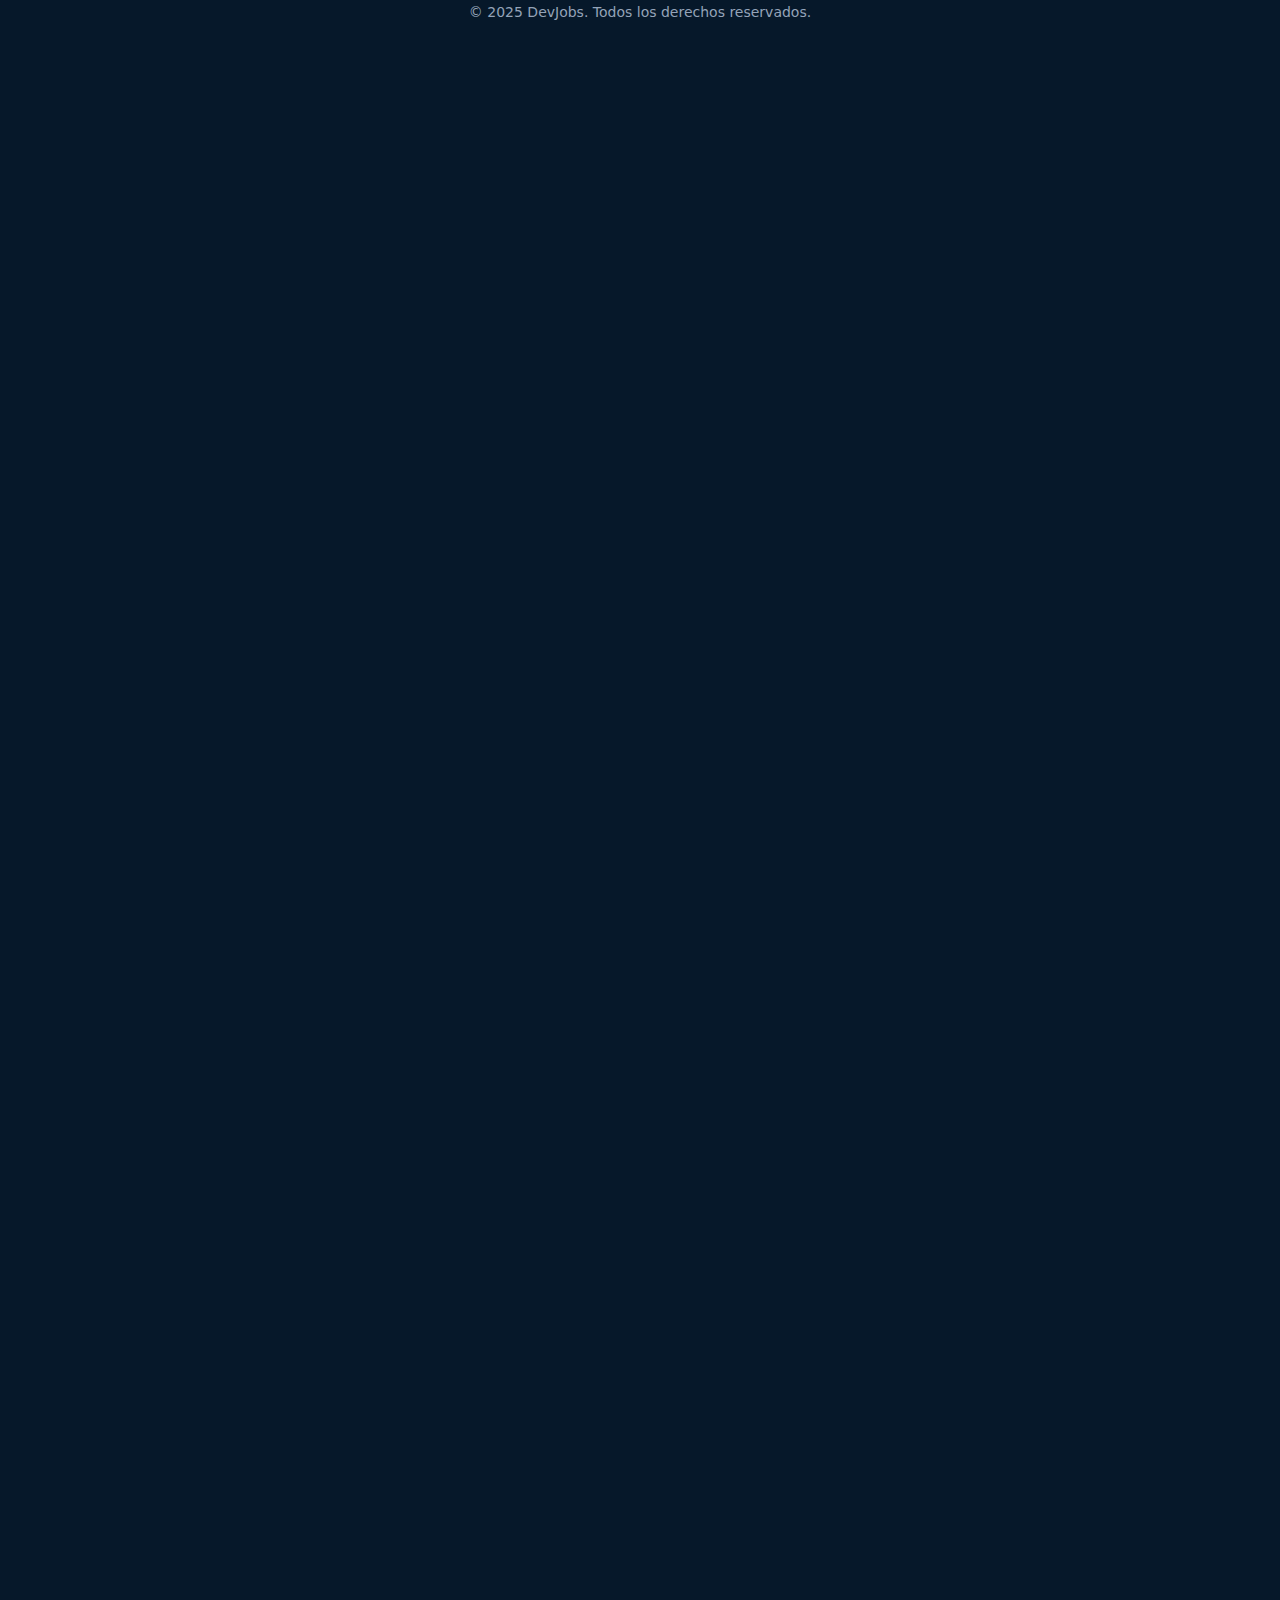
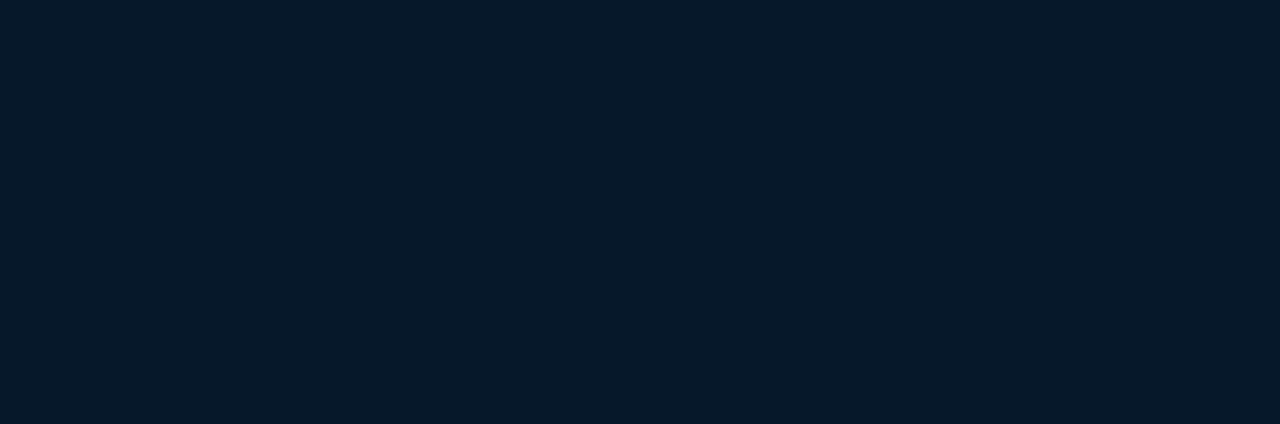
<file: 01-javascript/empleos.html>
<!DOCTYPE html>
<html lang="es">

<head>
  <title>DevJobs - Empleos</title>
  <meta charset="UTF-8" />
  <meta name="description" content="Listado con empleos y filtros para encontrar el trabajo de tus sueños.">

  <link rel="stylesheet" href="./styles.css" />

  <script type="module" src="./main.js"></script>
</head>

<body>
  <header>
    <h1>
      <svg fill="none" stroke="currentColor" stroke-linecap="round" stroke-linejoin="round" stroke-width="2"
        viewBox="0 0 24 24" xmlns="http://www.w3.org/2000/svg">
        <polyline points="16 18 22 12 16 6"></polyline>
        <polyline points="8 6 2 12 8 18"></polyline>
      </svg>
      DevJobs
    </h1>

    <nav>
      <!-- <a href="">
        Inicio
      </a> -->
      <a href="">Empleos</a>
    </nav>

    <div>
      <devjobs-avatar service="google" username="google.com" size="32">
      </devjobs-avatar>

      <devjobs-avatar service="google" username="netflix.com" size="32">
      </devjobs-avatar>

      <devjobs-avatar service="google" username="vercel.com" size="32">
      </devjobs-avatar>
    </div>
  </header>

  <main>
    <section class="jobs-search">
      <h1>Encuentra tu próximo trabajo</h1>
      <p>Explora miles de oportunidades en el sector tecnológico.</p>

      <form id="empleos-search-form" role="search">
        <div class="search-bar">
          <svg xmlns="http://www.w3.org/2000/svg" width="24" height="24" viewBox="0 0 24 24" fill="none"
            stroke="currentColor" stroke-width="1" stroke-linecap="round" stroke-linejoin="round"
            class="icon icon-tabler icons-tabler-outline icon-tabler-search">
            <path stroke="none" d="M0 0h24v24H0z" fill="none" />
            <path d="M10 10m-7 0a7 7 0 1 0 14 0a7 7 0 1 0 -14 0" />
            <path d="M21 21l-6 -6" />
          </svg>

          <input name="search" id="empleos-search-input" required type="text"
            placeholder="Buscar trabajos, empresas o habilidades">
        </div>

        <div class="search-filters">
          <select name="technology" id="filter-technology">
            <option value="">Tecnología</option>
            <optgroup label="Tecnologías populares">
              <option value="javascript">JavaScript</option>
              <option value="python">Python</option>
              <option value="react">React</option>
              <option value="nodejs">Node.js</option>
            </optgroup>
            <option value="java">Java</option>
            <hr />
            <option value="csharp">C#</option>
            <option value="c">C</option>
            <option value="c++">C++</option>
            <hr />
            <option value="ruby">Ruby</option>
            <option value="php">PHP</option>
          </select>

          <select name="location" id="filter-location">
            <option value="">Ubicación</option>
            <option value="remoto">Remoto</option>
            <option value="cdmx">Ciudad de México</option>
            <option value="guadalajara">Guadalajara</option>
            <option value="monterrey">Monterrey</option>
            <option value="barcelona">Barcelona</option>
          </select>

          <select name="experience-level" id="filter-experience-level">
            <option value="">Nivel de experiencia</option>
            <option value="junior">Junior</option>
            <option value="mid">Mid-level</option>
            <option value="senior">Senior</option>
            <option value="lead">Lead</option>
          </select>
        </div>
      </form>

      <span id="filter-selected-value"></span>
    </section>

    <section>
      <h2>Resultados de búsqueda</h2>

      <div class="jobs-listings">
        <!-- Aquí se insertan los empleos dinámicamente -->
      </div>

      <nav class="pagination">
        <a href="#"><svg width="16" height="16" viewBox="0 0 24 24" fill="none" stroke="currentColor" stroke-width="2"
            stroke-linecap="round" stroke-linejoin="round">
            <path stroke="none" d="M0 0h24v24H0z" fill="none" />
            <path d="M15 6l-6 6l6 6" />
          </svg></a>
        <a class="is-active" href="#">1</a>
        <a href="#">2</a>
        <a href="#">3</a>
        <a href="#">4</a>
        <a href="#">5</a>
        <a href="#"><svg width="16" height="16" viewBox="0 0 24 24" fill="none" stroke="currentColor" stroke-width="1.5"
            stroke-linecap="round" stroke-linejoin="round"
            class="icon icon-tabler icons-tabler-outline icon-tabler-chevron-right">
            <path stroke="none" d="M0 0h24v24H0z" fill="none" />
            <path d="M9 6l6 6l-6 6" />
          </svg></a>
      </nav>
    </section>
  </main>

  <footer style="padding-bottom: 2000px;">
    <small>&copy; 2025 DevJobs. Todos los derechos reservados.</small>
  </footer>
</body>

</html>
</file>
<file: 00-html-css/styles.css>
* {
  margin: 0;
  padding: 0;
  box-sizing: border-box;
}

:root {
  --primary: #3b4550;
  --primary-dark: #0a3d66;
  --primary-hover: #0d5ba8;
  --primary-light: #09f;
  --background: #06182a;
  --text-primary: #ffffff;
  --text-secondary: #cbd5e1;
  --text-muted: #94a3b8;
  --border: rgba(255, 255, 255, 0.1);
  --card-bg: #1e293b;
  --shadow: rgba(0, 0, 0, 0.3);
  --input-bg: #1e293b;
  --hsla-example: hsla(210, 100%, 56%, 1);
}

@font-face {
  font-family: 'Inter Variable';
  font-style: normal;
  font-display: swap;
  font-weight: 100 900;
  src: url(https://cdn.jsdelivr.net/fontsource/fonts/inter:vf@latest/latin-wght-normal.woff2) format('woff2-variations');
  unicode-range: U+0000-00FF,U+0131,U+0152-0153,U+02BB-02BC,U+02C6,U+02DA,U+02DC,U+0304,U+0308,U+0329,U+2000-206F,U+20AC,U+2122,U+2191,U+2193,U+2212,U+2215,U+FEFF,U+FFFD;
}

body {
  font-family: system-ui;
  background-color: var(--background);
  color: var(--text-primary);
  min-height: 100vh;
  display: flex;
  flex-direction: column;
  line-height: 1.6;
}

/* Títulos principales */
h1 {
  font-size: 2.25rem;
  font-weight: 900;
  margin-bottom: 1rem;
  line-height: 1.2;
  text-wrap: balance;
}

h1 + p {
  text-wrap: balance;
  margin-bottom: 2rem
}

/* Header */
header {
  border-bottom: 1px solid var(--border);
  background: var(--background);
  padding: .5rem 1rem;
  display: flex;
  align-items: center;
  justify-content: space-between;
  gap: 2rem;

  h2 {
    font-size: 1.25rem;
    font-weight: 700;
    color: var(--text-primary);
  }
}

/* Navegación del header a otras páginas */
nav {
  align-items: center;
  gap: 1rem;
  display: flex;

  a {
    text-decoration: none;
    color: var(--text-secondary);
    transition: color 0.2s;
    font-weight: 500;

    &:hover, &:focus {
      color: var(--primary);
      outline: none;
    }
  }
}

/* Botones del Header */
header div a {
  padding: 0.5rem 1rem;
  border-radius: 0.5rem;
  background-color: #334155;
  color: var(--text-primary);
  display: inline-block;
  font-size: 0.875rem;
  font-weight: 700;
  text-decoration: none;
  /* TODO */
}

/* Hero */
main > section:nth-child(1) {
  height: 500px;
  text-align: center;
  display: flex;
  flex-direction: column;
  justify-content: center;
  align-items: center;

  h1 {
    padding-top: 36px;
  }

  & > img {
    position: absolute;
    width: 100%;
    height: 100%;
    object-fit: cover;
    z-index: -1;
    left: 0;
    right: 0;
    mask-image: linear-gradient(to bottom, rgba(16, 25, 34, 1) 5%, rgba(16, 25, 34, 0) 80%);
  }
}

/* Formulario de Búsqueda */
form {
  max-width: 42rem;
  width: 100%;
  margin: 0 auto;
  padding-inline: 1rem;
}

form > div {
  display: flex;
  align-items: center;
  background-color: var(--input-bg);
  border-radius: 0.5rem;
  box-shadow: 0 10px 15px -3px var(--shadow);
  padding: 0.5rem;
  gap: 0.5rem;
}

form span {
  padding-left: 0.75rem;
  color: var(--text-muted);
  display: flex;
  align-items: center;
  flex-shrink: 0;
}

form input[type="text"] {
  flex: 1;
  background: transparent;
  border: none;
  outline: none;
  color: var(--text-primary);
  padding: 0.75rem 0.5rem;
  font-size: 1rem;
  font-family: inherit;
}

form input[type="text"]::placeholder {
  color: #64748b;
}

form button[type="submit"] {
  padding: 0.75rem 1.5rem;
  border-radius: 0.5rem;
  background-color: var(--primary);
  color: white;
  font-weight: 700;
  border: none;
  cursor: pointer;
  transition: background-color 0.2s;
  font-family: inherit;
  font-size: 1rem;
  white-space: nowrap;
}

form button[type="submit"]:hover,
form button[type="submit"]:focus {
  background-color: var(--primary-hover);
  outline: 2px solid white;
  outline-offset: 2px;
}

/* Features Section */
main > section:nth-child(2) {
  padding-inline: 1rem;
  background-color: var(--background);
  padding-top: 2rem;

  & > header {
    gap: 2px;
    flex-direction: column;

    h2 {
      margin-bottom: 0;
    }

    p {
      opacity: .75;
    }
  }

  & > div {
    max-width: 1280px;
    margin: 0 auto;
  }
}

main > section:nth-child(2) h2 {
  font-size: 1.875rem;
  font-weight: 700;
  color: var(--text-primary);
  margin-bottom: 1rem;
}

main > section:nth-child(2) > div > div:first-child > p {
  font-size: 1.125rem;
  color: var(--text-muted);
  max-width: 42rem;
  margin: 0 auto;
}

/* Grid de Features */
main > section:nth-child(2) footer {
  display: grid;
  grid-template-columns: repeat(auto-fit, minmax(280px, 1fr));
  gap: 16px
}

/* Feature Cards */
/* article {
  background-color: var(--card-bg);
  padding: 2rem;
  margin-bottom: 16px;
  border-radius: 0.5rem;                   
  box-shadow: 0px 1px 3px 0 var(--shadow); 

  svg {
    color: var(--primary-light);          
    background: rgba(0, 153, 255, 0.3);  
    border-radius: 9999px;               
    width: 64px;                         
    height: 64px;                        
    padding: 16px;                       
  }

  h3 {
    font-weight: 500;
  }

  p {
    color: var(--text-muted);
  }
} */

/* Footer */
footer {
  background-color: var(--background);
  border-top: 1px solid var(--border);
  text-align: center;
  padding: 16px;

  small {
    color: var(--text-muted);
    font-size: 0.875rem;
  }
}

article {
  background-color: var(--card-bg);
  padding: 2rem;
  margin-bottom: 16px;
  border-radius: 0.5rem;
  box-shadow: 0px 1px 3px 0px rgba(0, 0, 0, 0.5);

  svg {
    color: var(--primary-light);
    background: rgba(0, 153, 255, .3);
    width: 64px;
    height: 64px;
    border-radius: 100%;
    padding: 16px;
  }

  p {
    color: var(--text-muted);
  }

  h3 {
    font-weight: 500;
  }
}
</file>
<file: 01-javascript/styles.css>
* {
  margin: 0;
  padding: 0;
  box-sizing: border-box;
}






:root {
  --primary: #3b4550;
  --primary-dark: #0a3d66;
  --primary-hover: #0d5ba8;
  --primary-light: #09f;
  --background: #06182a;
  --text-primary: #ffffff;
  --text-secondary: #cbd5e1;
  --text-muted: #94a3b8;
  --border: rgba(255, 255, 255, 0.1);
  --card-bg: #1e293b;
  --shadow: rgba(0, 0, 0, 0.3);
  --input-bg: #1e293b;
  --hsla-example: hsla(210, 100%, 56%, 1);
}










@font-face {
  font-family: 'Inter Variable';
  font-style: normal;
  font-display: swap;
  font-weight: 100 900;
  src: url(https://cdn.jsdelivr.net/fontsource/fonts/inter:vf@latest/latin-wght-normal.woff2) format('woff2-variations');
  unicode-range: U+0000-00FF,U+0131,U+0152-0153,U+02BB-02BC,U+02C6,U+02DA,U+02DC,U+0304,U+0308,U+0329,U+2000-206F,U+20AC,U+2122,U+2191,U+2193,U+2212,U+2215,U+FEFF,U+FFFD;
}










body {
  font-family: system-ui;
  background-color: var(--background);
  color: var(--text-primary);
  min-height: 100vh;
  display: flex;
  flex-direction: column;
  line-height: 1.6;
}



select {
  padding: 0.625rem 1.25rem;
  background-color: #242d3a;
  border: 0;
  border-radius: 0.5rem;
  font-size: 0.875rem;
  color: #ddd;
  cursor: pointer;
  transition: all 0.2s;
  appearance: none;
  background-image: url("data:image/svg+xml,%3Csvg xmlns='http://www.w3.org/2000/svg' width='16' height='16' viewBox='0 0 24 24' fill='none' stroke='white' stroke-width='2' stroke-linecap='round' stroke-linejoin='round'%3E%3Cpolyline points='6 9 12 15 18 9'/%3E%3C/svg%3E");
  background-repeat: no-repeat;
  background-position: right 0.5rem center;
  padding-right: 2.5rem;

  &:hover {
    background-color: var(--primary-hover);
    color: white;
  }

  &:focus {
    outline: 2px solid #1173d4;
    outline-offset: 2px;
  }
}









/* Títulos principales */
h1 {
  font-size: 1.5rem;
  line-height: 1.2;
  text-wrap: balance;
  display: flex;
  align-items: center;
  gap: 0.5rem;

  svg {
    width: 2rem;
    height: 2rem;
    color: var(--primary-light);
  }
}

h1 + p {
  text-wrap: balance;
  margin-bottom: 2rem
}

/* Header */
header {
  border-bottom: 1px solid var(--border);
  background: var(--background);
  padding: .5rem 1rem;
  display: flex;
  align-items: center;
  justify-content: space-between;
  gap: 2rem;

  h2 {
    font-size: 1.25rem;
    font-weight: 700;
    color: var(--text-primary);
  }
}

/* Navegación del header a otras páginas */
nav {
  align-items: center;
  gap: 1rem;
  display: flex;

  a {
    text-decoration: none;
    color: var(--text-secondary);
    transition: color 0.2s;
    font-weight: 500;

    &:hover, &:focus {
      color: var(--primary);
      outline: none;
    }
  }
}

/* Botones del Header */
header div a {
  padding: 0.5rem 1rem;
  border-radius: 0.5rem;
  background-color: #334155;
  color: var(--text-primary);
  display: inline-block;
  font-size: 0.875rem;
  font-weight: 700;
  text-decoration: none;
  /* TODO */
}

/* Hero */
main > section:nth-child(1) {
  height: 500px;
  text-align: center;
  display: flex;
  flex-direction: column;
  justify-content: center;
  align-items: center;

  h1 {
    padding-top: 36px;
  }

  & > img {
    position: absolute;
    width: 100%;
    height: 100%;
    object-fit: cover;
    z-index: -1;
    left: 0;
    right: 0;
    mask-image: linear-gradient(to bottom, rgba(16, 25, 34, 1) 5%, rgba(16, 25, 34, 0) 80%);
  }
}

/* Formulario de Búsqueda */
form {
  max-width: 42rem;
  width: 100%;
  margin: 0 auto;
  padding-inline: 1rem;
}

form > div {
  display: flex;
  align-items: center;
  background-color: var(--input-bg);
  border-radius: 0.5rem;
  box-shadow: 0 10px 15px -3px var(--shadow);
  padding: 0.5rem;
  gap: 0.5rem;
}

form span {
  padding-left: 0.75rem;
  color: var(--text-muted);
  display: flex;
  align-items: center;
  flex-shrink: 0;
}

form input[type="text"] {
  flex: 1;
  background: transparent;
  border: none;
  outline: none;
  color: var(--text-primary);
  padding: 0.75rem 0.5rem;
  font-size: 1rem;
  font-family: inherit;
}

form input[type="text"]::placeholder {
  color: #64748b;
}

button {
  padding: 0.75rem 1.5rem;
  border-radius: 0.5rem;
  background-color: var(--primary);
  color: white;
  font-weight: 400;
  border: none;
  cursor: pointer;
  transition: all 0.2s;
  font-family: inherit;
  font-size: 1rem;
  white-space: nowrap;

  &:hover, /* pseudo-clase que significa que el ratón está encima */
  &:focus { /* pseudo-clase que significa que el elemento tiene el foco */
    background-color: var(--primary-hover);
    outline: 2px solid white;
    outline-offset: 2px;
  }

  &:active { 
    transform: scale(0.90)
  }

  &:disabled {
    opacity: .5;
    pointer-events: none;
  }
}

/* Features Section */
main > section:nth-child(2) {
  padding-inline: 1rem;
  background-color: var(--background);
  padding-top: 2rem;

  & > header {
    gap: 2px;
    flex-direction: column;

    h2 {
      margin-bottom: 0;
    }

    p {
      opacity: .75;
    }
  }

  & > div {
    max-width: 1280px;
    margin: 0 auto;
  }
}

main > section:nth-child(2) h2 {
  font-size: 1.875rem;
  font-weight: 700;
  color: var(--text-primary);
  margin-bottom: 1rem;
}

main > section:nth-child(2) > div > div:first-child > p {
  font-size: 1.125rem;
  color: var(--text-muted);
  max-width: 42rem;
  margin: 0 auto;
}

/* Grid de Features */
main > section:nth-child(2) footer {
  display: grid;
  grid-template-columns: repeat(auto-fit, minmax(280px, 1fr));
  gap: 16px
}

/* Feature Cards */
/* article {
  background-color: var(--card-bg);
  padding: 2rem;
  margin-bottom: 16px;
  border-radius: 0.5rem;                   
  box-shadow: 0px 1px 3px 0 var(--shadow); 

  svg {
    color: var(--primary-light);          
    background: rgba(0, 153, 255, 0.3);  
    border-radius: 9999px;               
    width: 64px;                         
    height: 64px;                        
    padding: 16px;                       
  }

  h3 {
    font-weight: 500;
  }

  p {
    color: var(--text-muted);
  }
} */

/* Footer */
footer {
  background-color: var(--background);
  border-top: 1px solid var(--border);
  text-align: center;
  padding: 16px;

  small {
    color: var(--text-muted);
    font-size: 0.875rem;
  }
}

article {
  background-color: var(--card-bg);
  padding: 2rem;
  margin-bottom: 16px;
  border-radius: 0.5rem;
  box-shadow: 0px 1px 3px 0px rgba(0, 0, 0, 0.5);

  svg {
    color: var(--primary-light);
    background: rgba(0, 153, 255, .3);
    width: 64px;
    height: 64px;
    border-radius: 100%;
    padding: 16px;
  }

  p {
    color: var(--text-muted);
  }

  h3 {
    font-weight: 500;
  }
}

/* Jobs Search */
.jobs-search {
  margin: 0;
  padding: 0;
  height: auto !important;

  h1 {
    font-size: 2.5rem;
    margin-bottom: .25rem;
  }

  p {
    font-size: 1.125rem;
    color: var(--text-muted);
    margin-bottom: 1.5rem;
  }

  .search-bar {
    background: var(--input-bg);
    padding: .25rem .5rem;
  }

  .search-filters {
    display: flex;
    flex-wrap: wrap;
    margin-top: .5rem;
  }

  form {
    width: 100%;
    max-width: 1280px;
  }

  form div {
    background: none;
    box-shadow: none;
    padding: 0;
  }
}

.jobs-listings {
  border: 1px solid rgba(255, 255, 255, .3);
  border-radius: 1rem;

  .job-listing-card {
    background: none;
    box-shadow: none;
    border-radius: 0;
    border-bottom: 1px solid rgba(255, 255, 255, .3);
    margin: 0;

    display: flex; /* valor original */
    align-items: start;
    gap: 1rem;

    &.is-hidden {
      display: none;
    }

    small {
      font-size: .875rem;
      opacity: .75;
    }

    p {
      margin-top: 0.5rem
    }

    &:last-child {
      border-bottom: none;
    }
  }
}

.pagination {
  display: flex;
  justify-content: center;
  gap: 0.5rem;
  margin-block: 2rem;

  a {
    display: flex;
    align-items: center;
    justify-content: center;
    width: 2.5rem;
    height: 2.5rem;
    text-decoration: none;
    color: var(--text-muted);
    border-radius: 0.375rem;
    transition: all .3s;

    &:hover, &:focus {
      background-color: #fff;
    }

    &:active {
      transform: scale(0.90);
    }

    &.is-active {
      background-color: var(--primary-light);
      color: white;
      pointer-events: none;
    }
  }
}

.button-apply-job {
  background: #09f;

  &.is-applied {
    background: #4caf50;
    pointer-events: none;
  }
}
</file>
